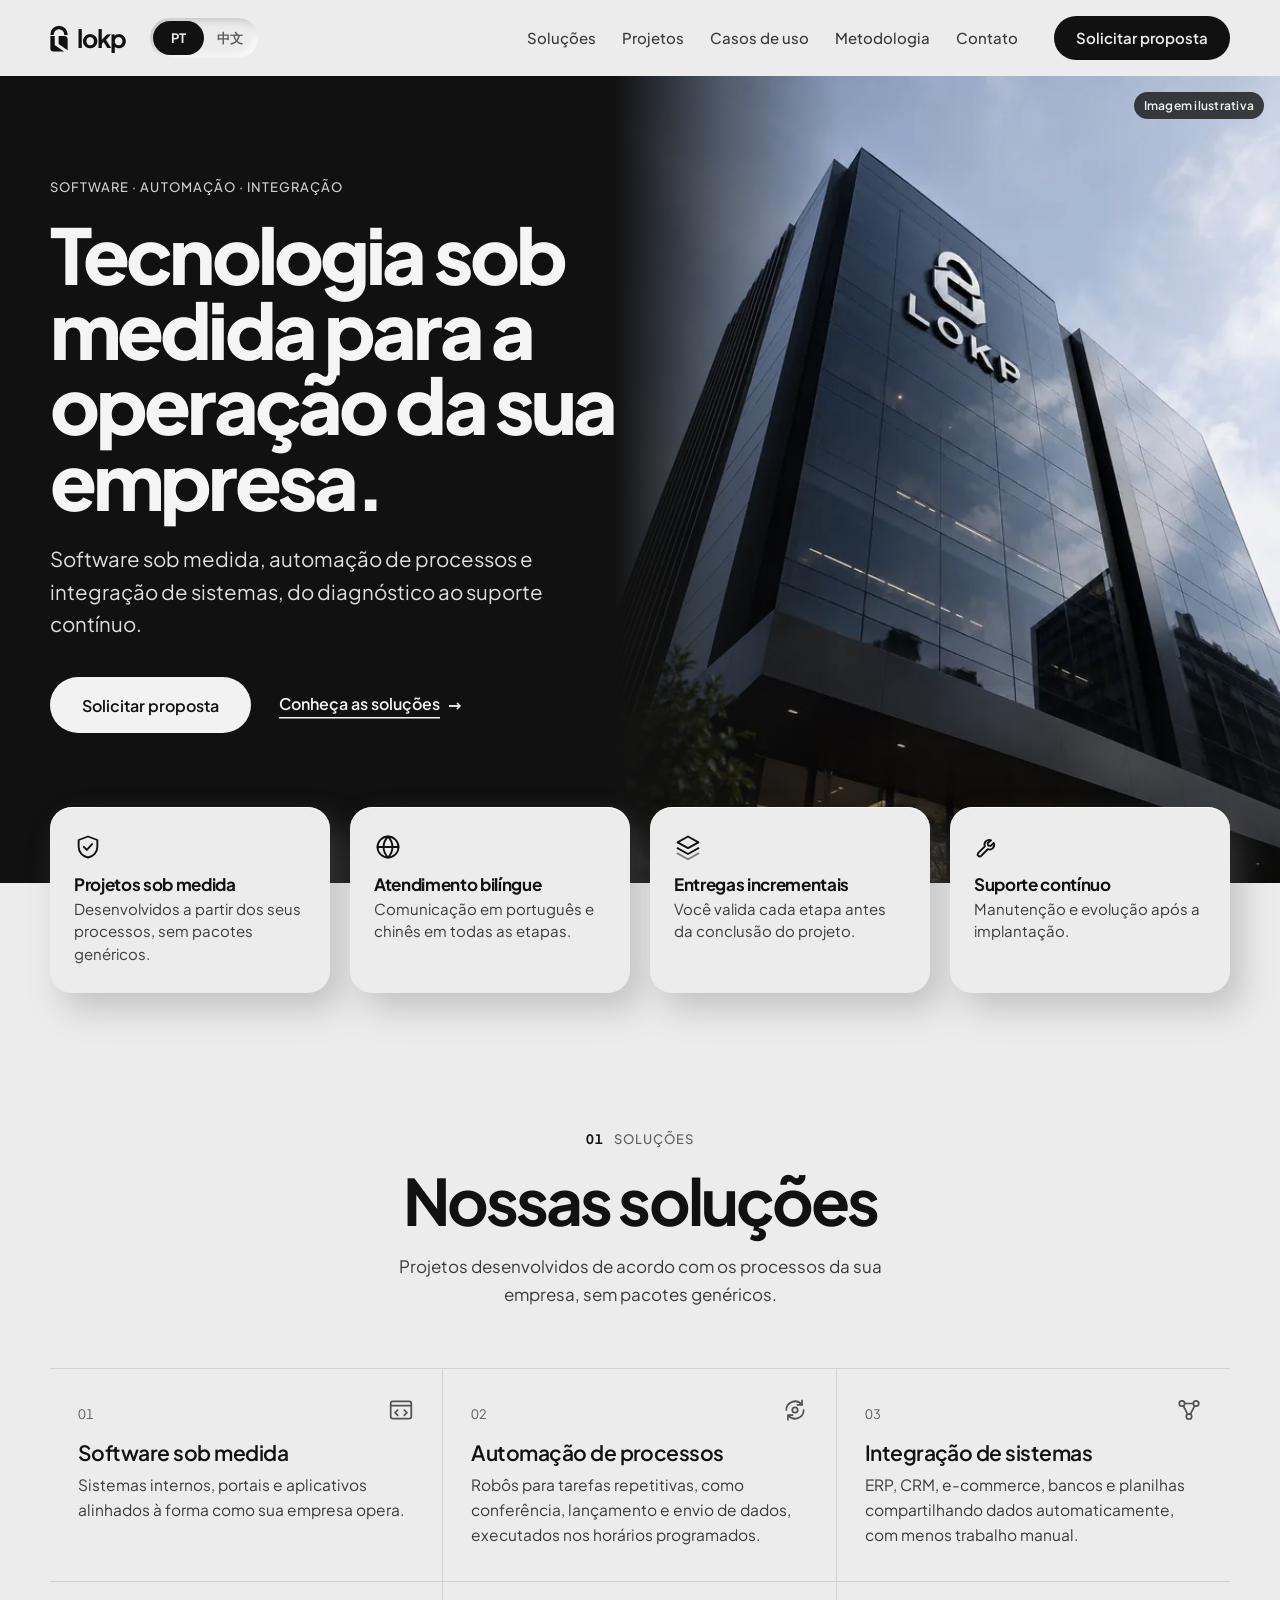
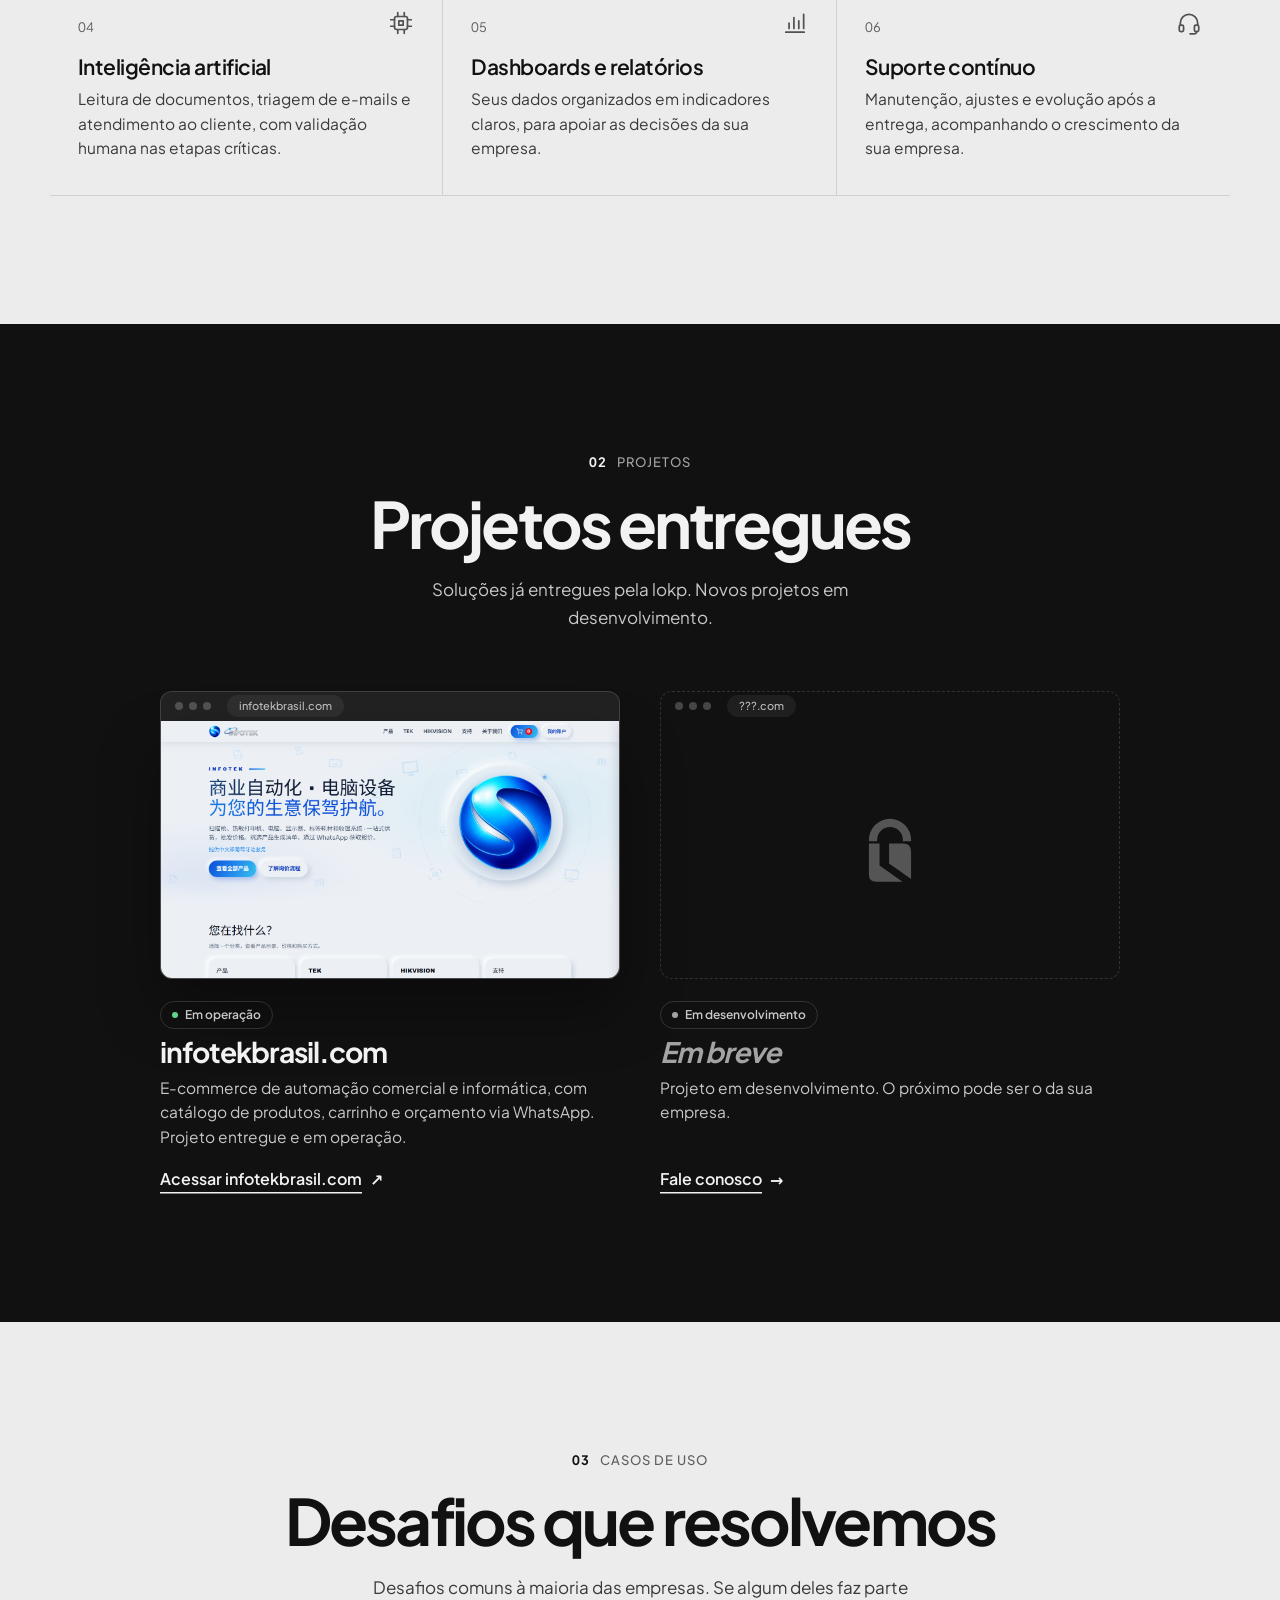
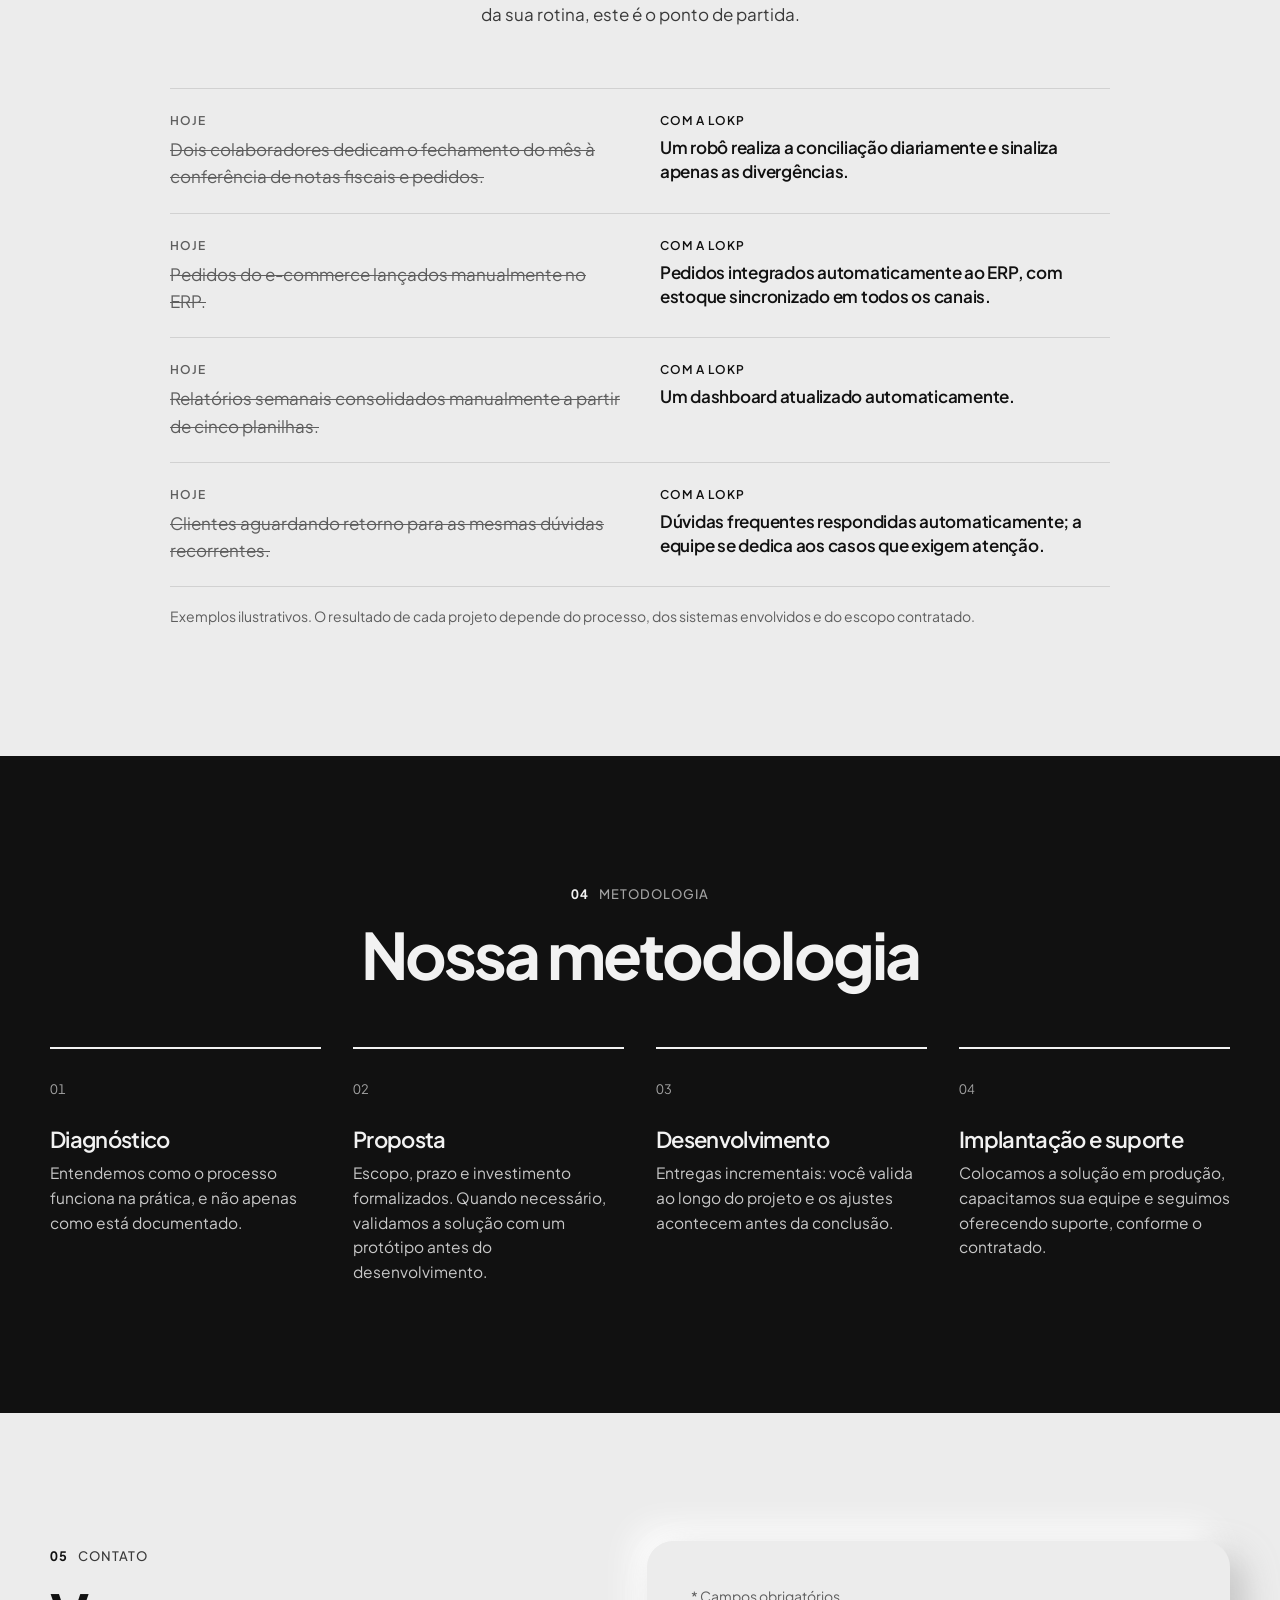
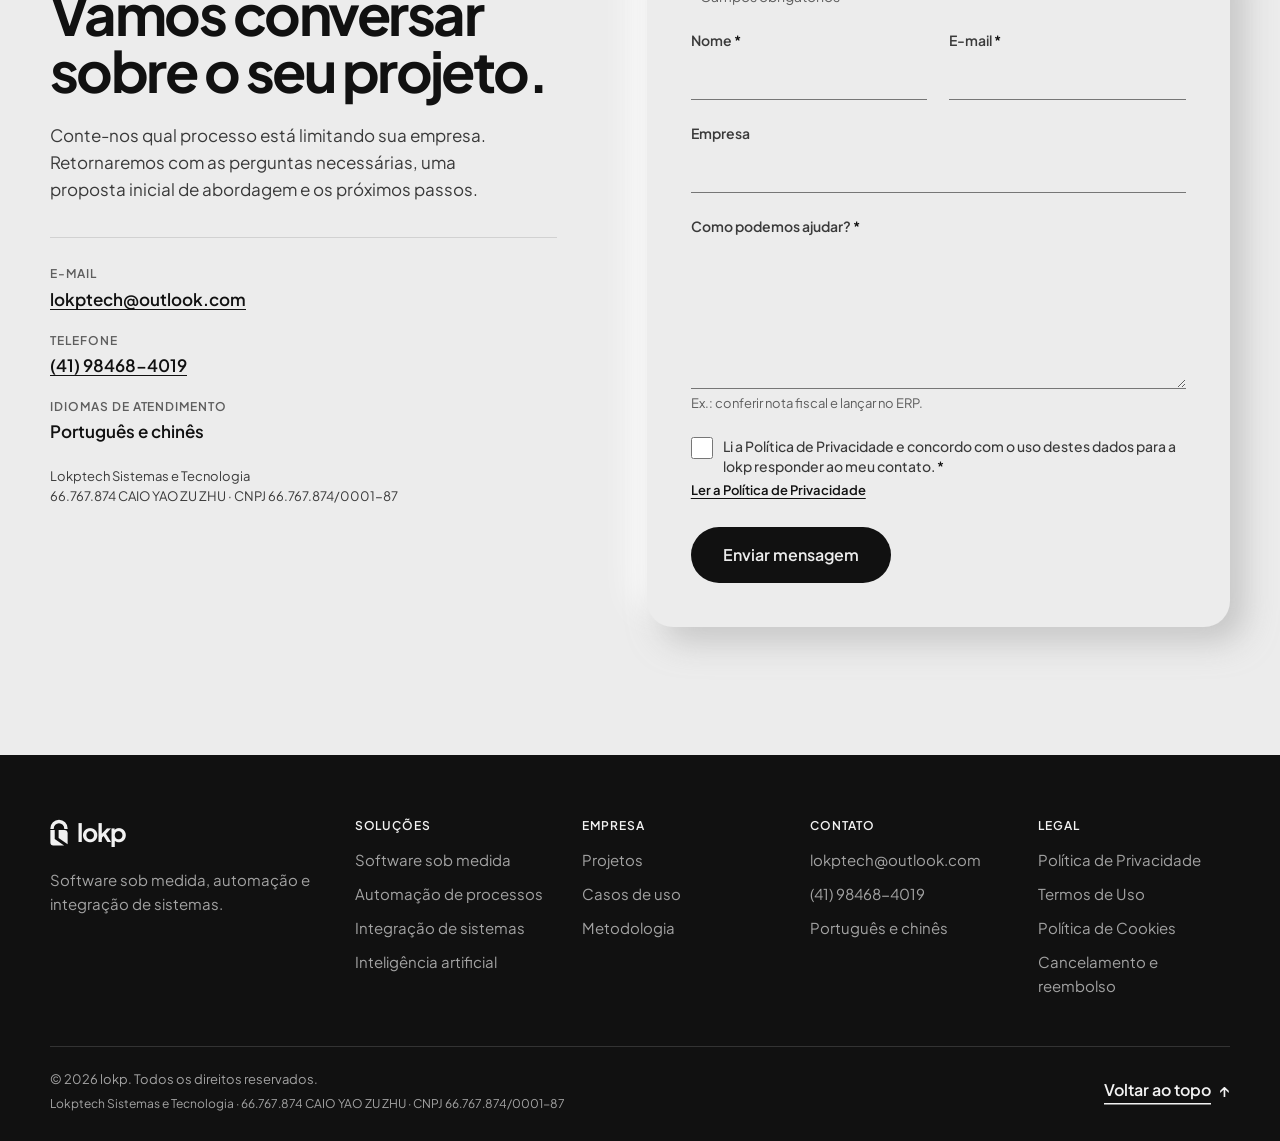
<file: index.html>
<!doctype html>
<html lang="pt-BR">
<head>
  <meta charset="utf-8">
  <meta name="viewport" content="width=device-width, initial-scale=1">
  <title>lokp · Software sob medida, automação e integração de sistemas</title>
  <meta name="description" content="lokp: software sob medida, automação de processos e integração de sistemas para empresas. Atendimento em português e chinês.">
  <meta name="theme-color" content="#111111">
  <meta property="og:title" content="lokp · Software sob medida e automação">
  <meta property="og:description" content="Software sob medida, automação de processos e integração de sistemas para empresas.">
  <meta property="og:image" content="assets/sede.jpg">
  <link rel="icon" href="data:image/svg+xml,%3Csvg xmlns='http://www.w3.org/2000/svg' viewBox='0 0 240 360'%3E%3Cpath fill='%23111' d='M5 132V125A115 115 0 0 1 235 125V132H190V125A70 70 0 0 0 50 125V132Z'/%3E%3Cpath fill='%23111' d='M5 145H63V265L188 353H45Q5 353 5 313Z'/%3E%3Cpath fill='%23111' d='M115 145H190Q235 145 235 190V338L115 254Z'/%3E%3C/svg%3E">
  <link rel="preload" href="assets/fonts/plus-jakarta-sans-latin-wght.woff2" as="font" type="font/woff2" crossorigin>
  <link rel="preload" as="image" type="image/webp" imagesrcset="assets/sede-640.webp 640w, assets/sede.webp 1145w" imagesizes="(min-width: 761px) 50vw, 100vw">
  <link rel="stylesheet" href="styles.css">
  <script>document.documentElement.classList.add("js");</script>
</head>
<body>

  <svg width="0" height="0" style="position:absolute" aria-hidden="true" focusable="false">
    <defs>
      <symbol id="logo-mark" viewBox="0 0 240 360">
        <path d="M5 132V125A115 115 0 0 1 235 125V132H190V125A70 70 0 0 0 50 125V132Z"/>
        <path d="M5 145H63V265L188 353H45Q5 353 5 313Z"/>
        <path d="M115 145H190Q235 145 235 190V338L115 254Z"/>
      </symbol>
    </defs>
  </svg>

  <a class="skip-link" href="#conteudo" data-i18n="skip">Pular para o conteúdo</a>

  <!-- ============ HEADER ============ -->
  <header class="header" id="header">
    <div class="container header-inner">
      <a href="#inicio" class="brand" aria-label="lokp, página inicial" data-i18n-aria="brand.home">
        <svg class="brand-mark" aria-hidden="true" focusable="false"><use href="#logo-mark"/></svg>
        <span class="brand-word" aria-hidden="true">lokp</span>
      </a>

      <div class="lang" role="group" aria-label="Idioma" data-i18n-aria="lang.label">
        <button type="button" class="lang-btn" data-lang="pt" lang="pt-BR" aria-pressed="true">PT</button>
        <button type="button" class="lang-btn" data-lang="zh" lang="zh-CN" aria-pressed="false">中文</button>
      </div>

      <button class="menu-toggle" id="menuToggle" type="button" aria-expanded="false" aria-controls="menu">
        <span class="menu-icon" aria-hidden="true"><i></i><i></i><i></i></span>
        <span class="menu-label" data-i18n="menu.open">Menu</span>
      </button>

      <nav class="nav" id="menu" aria-label="Principal" data-i18n-aria="nav.label">
        <ul class="nav-list">
          <li><a href="#solucoes" data-i18n="nav.solutions">Soluções</a></li>
          <li><a href="#projetos" data-i18n="nav.works">Projetos</a></li>
          <li><a href="#casos" data-i18n="nav.cases">Casos de uso</a></li>
          <li><a href="#metodologia" data-i18n="nav.process">Metodologia</a></li>
          <li><a href="#contato" data-i18n="nav.contact">Contato</a></li>
        </ul>
        <a href="#contato" class="btn btn-dark nav-cta" data-i18n="nav.cta">Solicitar proposta</a>
      </nav>
    </div>
  </header>

  <main id="conteudo" tabindex="-1">

    <!-- ============ HERO ============ -->
    <section class="hero" id="inicio" aria-labelledby="hero-title">
      <picture class="hero-media">
        <source type="image/webp" srcset="assets/sede-640.webp 640w, assets/sede.webp 1145w" sizes="(min-width: 761px) 50vw, 100vw">
        <img src="assets/sede.jpg" srcset="assets/sede-640.jpg 640w, assets/sede.jpg 1145w" sizes="(min-width: 761px) 50vw, 100vw"
             width="1145" height="1374" fetchpriority="high"
             alt="Imagem ilustrativa: edifício de vidro escuro visto de baixo, com a marca LOKP no alto da fachada."
             data-i18n-alt="hero.alt">
      </picture>
      <div class="hero-shade" aria-hidden="true"></div>
      <p class="hero-ilustr" data-i18n="hero.note">Imagem ilustrativa</p>
      <div class="container hero-content">
        <p class="eyebrow" data-i18n="hero.eyebrow">Software · Automação · Integração</p>
        <h1 id="hero-title" class="hero-title" data-i18n="hero.title">Tecnologia sob medida para a operação da sua empresa.</h1>
        <p class="hero-lead" data-i18n="hero.tag">Software sob medida, automação de processos e integração de sistemas, do diagnóstico ao suporte contínuo.</p>
        <div class="hero-actions">
          <a href="#contato" class="btn btn-light btn-lg" data-i18n="hero.cta">Solicitar proposta</a>
          <a href="#solucoes" class="link-arrow link-light"><span data-i18n="hero.more">Conheça as soluções</span> <i aria-hidden="true">→</i></a>
        </div>
      </div>
    </section>

    <!-- ============ HIGHLIGHTS ============ -->
    <section class="highlights" aria-label="Diferenciais" data-i18n-aria="hl.label">
      <div class="container">
        <ul class="hl-grid">
          <li class="hl reveal">
            <svg class="hl-ico" viewBox="0 0 24 24" aria-hidden="true" focusable="false"><path d="M12 3 4 6v6c0 4.5 3.4 8 8 9 4.6-1 8-4.5 8-9V6l-8-3Z"/><path d="m8.5 12 2.5 2.5 4.5-5"/></svg>
            <div><h2 class="hl-title" data-i18n="hl.1t">Projetos sob medida</h2><p data-i18n="hl.1d">Desenvolvidos a partir dos seus processos, sem pacotes genéricos.</p></div>
          </li>
          <li class="hl reveal">
            <svg class="hl-ico" viewBox="0 0 24 24" aria-hidden="true" focusable="false"><circle cx="12" cy="12" r="9"/><path d="M3 12h18M12 3c2.5 2.6 3.8 5.6 3.8 9S14.5 18.4 12 21c-2.5-2.6-3.8-5.6-3.8-9S9.5 5.6 12 3Z"/></svg>
            <div><h2 class="hl-title" data-i18n="hl.2t">Atendimento bilíngue</h2><p data-i18n="hl.2d">Comunicação em português e chinês em todas as etapas.</p></div>
          </li>
          <li class="hl reveal">
            <svg class="hl-ico" viewBox="0 0 24 24" aria-hidden="true" focusable="false"><path d="m12 3 9 5-9 5-9-5 9-5Z"/><path d="m3 13 9 5 9-5"/><path d="m3 17.5 9 5 9-5" opacity=".5"/></svg>
            <div><h2 class="hl-title" data-i18n="hl.3t">Entregas incrementais</h2><p data-i18n="hl.3d">Você valida cada etapa antes da conclusão do projeto.</p></div>
          </li>
          <li class="hl reveal">
            <svg class="hl-ico" viewBox="0 0 24 24" aria-hidden="true" focusable="false"><path d="M14.7 6.3a4 4 0 0 0-5.4 5.1L3.5 17.2a1.8 1.8 0 0 0 2.5 2.5l5.8-5.8a4 4 0 0 0 5.1-5.4l-2.6 2.6-2.2-.4-.4-2.2 3-2.2Z"/></svg>
            <div><h2 class="hl-title" data-i18n="hl.4t">Suporte contínuo</h2><p data-i18n="hl.4d">Manutenção e evolução após a implantação.</p></div>
          </li>
        </ul>
      </div>
    </section>

    <!-- ============ SOLUTIONS ============ -->
    <section class="section" id="solucoes" aria-labelledby="sv-title">
      <div class="container">
        <header class="section-head">
          <p class="eyebrow"><span class="eyebrow-n" aria-hidden="true">01</span> <span data-i18n="sv.eyebrow">Soluções</span></p>
          <h2 id="sv-title" class="section-title" data-i18n="sv.title">Nossas soluções</h2>
          <p class="section-lead" data-i18n="sv.lead">Projetos desenvolvidos de acordo com os processos da sua empresa, sem pacotes genéricos.</p>
        </header>
        <ul class="card-grid">
          <li class="card reveal">
            <span class="card-n" aria-hidden="true">01</span>
            <svg class="card-ico" viewBox="0 0 24 24" aria-hidden="true" focusable="false"><rect x="2.5" y="4" width="19" height="16" rx="2"/><path d="M2.5 8h19"/><path d="m9 12-2.5 2.5L9 17M15 12l2.5 2.5L15 17"/></svg>
            <h3 data-i18n="sv.1t">Software sob medida</h3>
            <p data-i18n="sv.1d">Sistemas internos, portais e aplicativos alinhados à forma como sua empresa opera.</p>
          </li>
          <li class="card reveal">
            <span class="card-n" aria-hidden="true">02</span>
            <svg class="card-ico" viewBox="0 0 24 24" aria-hidden="true" focusable="false"><path d="M20 12a8 8 0 0 1-14.3 4.9M4 12a8 8 0 0 1 14.3-4.9"/><path d="M18.5 3v4.2h-4.2M5.5 21v-4.2h4.2"/><circle cx="12" cy="12" r="2.5"/></svg>
            <h3 data-i18n="sv.2t">Automação de processos</h3>
            <p data-i18n="sv.2d">Robôs para tarefas repetitivas, como conferência, lançamento e envio de dados, executados nos horários programados.</p>
          </li>
          <li class="card reveal">
            <span class="card-n" aria-hidden="true">03</span>
            <svg class="card-ico" viewBox="0 0 24 24" aria-hidden="true" focusable="false"><circle cx="5.5" cy="6" r="2.5"/><circle cx="18.5" cy="6" r="2.5"/><circle cx="12" cy="18" r="2.5"/><path d="M8 6h8M6.8 8.2l3.9 7.6M17.2 8.2l-3.9 7.6"/></svg>
            <h3 data-i18n="sv.3t">Integração de sistemas</h3>
            <p data-i18n="sv.3d">ERP, CRM, e-commerce, bancos e planilhas compartilhando dados automaticamente, com menos trabalho manual.</p>
          </li>
          <li class="card reveal">
            <span class="card-n" aria-hidden="true">04</span>
            <svg class="card-ico" viewBox="0 0 24 24" aria-hidden="true" focusable="false"><rect x="6" y="6" width="12" height="12" rx="2"/><path d="M9 2.5V6M15 2.5V6M9 18v3.5M15 18v3.5M2.5 9H6M2.5 15H6M18 9h3.5M18 15h3.5"/><path d="M10 10h4v4h-4z"/></svg>
            <h3 data-i18n="sv.4t">Inteligência artificial</h3>
            <p data-i18n="sv.4d">Leitura de documentos, triagem de e-mails e atendimento ao cliente, com validação humana nas etapas críticas.</p>
          </li>
          <li class="card reveal">
            <span class="card-n" aria-hidden="true">05</span>
            <svg class="card-ico" viewBox="0 0 24 24" aria-hidden="true" focusable="false"><path d="M3.5 20.5h17"/><path d="M6.5 17v-5M11 17V7M15.5 17v-7M20 17V4"/></svg>
            <h3 data-i18n="sv.5t">Dashboards e relatórios</h3>
            <p data-i18n="sv.5d">Seus dados organizados em indicadores claros, para apoiar as decisões da sua empresa.</p>
          </li>
          <li class="card reveal">
            <span class="card-n" aria-hidden="true">06</span>
            <svg class="card-ico" viewBox="0 0 24 24" aria-hidden="true" focusable="false"><path d="M4 14v-2a8 8 0 0 1 16 0v2"/><rect x="3" y="14" width="4" height="6" rx="1.5"/><rect x="17" y="14" width="4" height="6" rx="1.5"/><path d="M19 20c0 1.4-1.1 2-2.5 2H13"/></svg>
            <h3 data-i18n="sv.6t">Suporte contínuo</h3>
            <p data-i18n="sv.6d">Manutenção, ajustes e evolução após a entrega, acompanhando o crescimento da sua empresa.</p>
          </li>
        </ul>
      </div>
    </section>

    <!-- ============ PROJECTS ============ -->
    <section class="section section-dark" id="projetos" aria-labelledby="wk-title">
      <div class="container">
        <header class="section-head">
          <p class="eyebrow"><span class="eyebrow-n" aria-hidden="true">02</span> <span data-i18n="wk.eyebrow">Projetos</span></p>
          <h2 id="wk-title" class="section-title" data-i18n="wk.title">Projetos entregues</h2>
          <p class="section-lead" data-i18n="wk.lead">Soluções já entregues pela lokp. Novos projetos em desenvolvimento.</p>
        </header>
        <div class="work-grid">
          <article class="work reveal" aria-labelledby="wk-1">
            <div class="frame-bar" aria-hidden="true"><i></i><i></i><i></i><b>infotekbrasil.com</b></div>
            <div class="work-media">
              <img src="assets/shots/infotekbrasil.png" width="1440" height="900" loading="lazy"
                   alt="Página inicial do site infotekbrasil.com" data-i18n-alt="wk.shotAlt">
            </div>
            <div class="work-body">
              <p class="badge" data-i18n="wk.status">Em operação</p>
              <h3 id="wk-1" class="work-name">infotekbrasil.com</h3>
              <p data-i18n="wk.1d">E-commerce de automação comercial e informática, com catálogo de produtos, carrinho e orçamento via WhatsApp. Projeto entregue e em operação.</p>
              <a class="link-arrow link-light" href="https://infotekbrasil.com" target="_blank" rel="noopener">
                <span data-i18n="wk.visit">Acessar infotekbrasil.com</span>
                <span class="sr-only" data-i18n="newTab">(abre em nova aba)</span>
                <i aria-hidden="true">↗</i>
              </a>
            </div>
          </article>
          <article class="work work-soon reveal" aria-labelledby="wk-2">
            <div class="frame-bar" aria-hidden="true"><i></i><i></i><i></i><b>???.com</b></div>
            <div class="work-media work-empty" aria-hidden="true">
              <svg class="brand-mark" focusable="false"><use href="#logo-mark"/></svg>
            </div>
            <div class="work-body">
              <p class="badge badge-soon" data-i18n="wk.soonBadge">Em desenvolvimento</p>
              <h3 id="wk-2" class="work-name" data-i18n="wk.soon">Em breve</h3>
              <p data-i18n="wk.soonD">Projeto em desenvolvimento. O próximo pode ser o da sua empresa.</p>
              <a class="link-arrow link-light" href="#contato">
                <span data-i18n="wk.soonCta">Fale conosco</span>
                <i aria-hidden="true">→</i>
              </a>
            </div>
          </article>
        </div>
      </div>
    </section>

    <!-- ============ USE CASES ============ -->
    <section class="section" id="casos" aria-labelledby="ex-title">
      <div class="container">
        <header class="section-head">
          <p class="eyebrow"><span class="eyebrow-n" aria-hidden="true">03</span> <span data-i18n="ex.eyebrow">Casos de uso</span></p>
          <h2 id="ex-title" class="section-title" data-i18n="ex.title">Desafios que resolvemos</h2>
          <p class="section-lead" data-i18n="ex.lead">Desafios comuns à maioria das empresas. Se algum deles faz parte da sua rotina, este é o ponto de partida.</p>
        </header>
        <ul class="case-grid">
          <li class="case reveal">
            <div class="case-part"><p class="case-label" data-i18n="ex.before">Hoje</p><p data-i18n="ex.1a">Dois colaboradores dedicam o fechamento do mês à conferência de notas fiscais e pedidos.</p></div>
            <div class="case-part case-after"><p class="case-label" data-i18n="ex.after">Com a lokp</p><p data-i18n="ex.1b">Um robô realiza a conciliação diariamente e sinaliza apenas as divergências.</p></div>
          </li>
          <li class="case reveal">
            <div class="case-part"><p class="case-label" data-i18n="ex.before">Hoje</p><p data-i18n="ex.2a">Pedidos do e-commerce lançados manualmente no ERP.</p></div>
            <div class="case-part case-after"><p class="case-label" data-i18n="ex.after">Com a lokp</p><p data-i18n="ex.2b">Pedidos integrados automaticamente ao ERP, com estoque sincronizado em todos os canais.</p></div>
          </li>
          <li class="case reveal">
            <div class="case-part"><p class="case-label" data-i18n="ex.before">Hoje</p><p data-i18n="ex.3a">Relatórios semanais consolidados manualmente a partir de cinco planilhas.</p></div>
            <div class="case-part case-after"><p class="case-label" data-i18n="ex.after">Com a lokp</p><p data-i18n="ex.3b">Um dashboard atualizado automaticamente.</p></div>
          </li>
          <li class="case reveal">
            <div class="case-part"><p class="case-label" data-i18n="ex.before">Hoje</p><p data-i18n="ex.4a">Clientes aguardando retorno para as mesmas dúvidas recorrentes.</p></div>
            <div class="case-part case-after"><p class="case-label" data-i18n="ex.after">Com a lokp</p><p data-i18n="ex.4b">Dúvidas frequentes respondidas automaticamente; a equipe se dedica aos casos que exigem atenção.</p></div>
          </li>
        </ul>
        <p class="case-note" data-i18n="ex.note">Exemplos ilustrativos. O resultado de cada projeto depende do processo, dos sistemas envolvidos e do escopo contratado.</p>
      </div>
    </section>

    <!-- ============ PROCESS ============ -->
    <section class="section section-dark" id="metodologia" aria-labelledby="pr-title">
      <div class="container">
        <header class="section-head">
          <p class="eyebrow"><span class="eyebrow-n" aria-hidden="true">04</span> <span data-i18n="pr.eyebrow">Metodologia</span></p>
          <h2 id="pr-title" class="section-title" data-i18n="pr.title">Nossa metodologia</h2>
        </header>
        <ol class="steps">
          <li class="step reveal"><span class="step-n" aria-hidden="true">01</span><h3 data-i18n="pr.1t">Diagnóstico</h3><p data-i18n="pr.1d">Entendemos como o processo funciona na prática, e não apenas como está documentado.</p></li>
          <li class="step reveal"><span class="step-n" aria-hidden="true">02</span><h3 data-i18n="pr.2t">Proposta</h3><p data-i18n="pr.2d">Escopo, prazo e investimento formalizados. Quando necessário, validamos a solução com um protótipo antes do desenvolvimento.</p></li>
          <li class="step reveal"><span class="step-n" aria-hidden="true">03</span><h3 data-i18n="pr.3t">Desenvolvimento</h3><p data-i18n="pr.3d">Entregas incrementais: você valida ao longo do projeto e os ajustes acontecem antes da conclusão.</p></li>
          <li class="step reveal"><span class="step-n" aria-hidden="true">04</span><h3 data-i18n="pr.4t">Implantação e suporte</h3><p data-i18n="pr.4d">Colocamos a solução em produção, capacitamos sua equipe e seguimos oferecendo suporte, conforme o contratado.</p></li>
        </ol>
      </div>
    </section>

    <!-- ============ CONTACT ============ -->
    <section class="section" id="contato" aria-labelledby="ct-title">
      <div class="container contact">
        <div class="contact-info">
          <p class="eyebrow"><span class="eyebrow-n" aria-hidden="true">05</span> <span data-i18n="ct.eyebrow">Contato</span></p>
          <h2 id="ct-title" class="section-title" data-i18n="ct.title">Vamos conversar sobre o seu projeto.</h2>
          <p data-i18n="ct.sub">Conte-nos qual processo está limitando sua empresa. Retornaremos com as perguntas necessárias, uma proposta inicial de abordagem e os próximos passos.</p>
          <dl class="contact-list">
            <div>
              <dt data-i18n="ct.email">E-mail</dt>
              <dd><a href="mailto:lokptech@outlook.com">lokptech@outlook.com</a></dd>
            </div>
            <div>
              <dt data-i18n="ct.phone">Telefone</dt>
              <dd><a href="tel:+5541984684019">(41) 98468-4019</a></dd>
            </div>
            <div>
              <dt data-i18n="ct.langs">Idiomas de atendimento</dt>
              <dd data-i18n="ct.langsV">Português e chinês</dd>
            </div>
          </dl>
          <p class="empresa-dados">
            <span data-i18n="ct.company2">Lokptech Sistemas e Tecnologia</span><br>
            66.767.874 CAIO YAO ZU ZHU · CNPJ 66.767.874/0001-87
          </p>
        </div>

        <form class="form" id="contactForm" novalidate aria-describedby="formReq">
          <p class="form-req" id="formReq"><span aria-hidden="true">*</span> <span data-i18n="ct.req">Campos obrigatórios</span></p>
          <div class="form-row">
            <div class="field">
              <label for="f-name"><span data-i18n="ct.name">Nome</span> <span class="req" aria-hidden="true">*</span></label>
              <input id="f-name" name="name" type="text" required autocomplete="name" aria-describedby="e-name">
              <p class="field-error" id="e-name" data-err="ct.errName"></p>
            </div>
            <div class="field">
              <label for="f-email"><span data-i18n="ct.email">E-mail</span> <span class="req" aria-hidden="true">*</span></label>
              <input id="f-email" name="email" type="email" required autocomplete="email" inputmode="email" aria-describedby="e-email">
              <p class="field-error" id="e-email" data-err="ct.errEmail"></p>
            </div>
          </div>
          <div class="field">
            <label for="f-company" data-i18n="ct.company">Empresa</label>
            <input id="f-company" name="company" type="text" autocomplete="organization">
          </div>
          <div class="field">
            <label for="f-msg"><span data-i18n="ct.msg">Como podemos ajudar?</span> <span class="req" aria-hidden="true">*</span></label>
            <textarea id="f-msg" name="message" rows="5" required aria-describedby="h-msg e-msg"></textarea>
            <p class="field-hint" id="h-msg" data-i18n="ct.msgPh">Ex.: conferir nota fiscal e lançar no ERP.</p>
            <p class="field-error" id="e-msg" data-err="ct.errMsg"></p>
          </div>
          <div class="field field-check">
            <div class="check">
              <input id="f-consent" name="consent" type="checkbox" required aria-describedby="e-consent">
              <label for="f-consent"><span data-i18n="ct.consent">Li a Política de Privacidade e concordo com o uso destes dados para a lokp responder ao meu contato.</span> <span class="req" aria-hidden="true">*</span></label>
            </div>
            <p class="field-hint"><a class="link-inline" href="privacidade.html" data-i18n="ct.consentLink">Ler a Política de Privacidade</a></p>
            <p class="field-error" id="e-consent" data-err="ct.errConsent"></p>
          </div>
          <button type="submit" class="btn btn-dark btn-lg" data-i18n="ct.send">Enviar mensagem</button>
          <p class="form-status" id="formStatus" role="status" aria-live="polite"></p>
        </form>
      </div>
    </section>

  </main>

  <!-- ============ FOOTER ============ -->
  <footer class="footer">
    <div class="container footer-grid">
      <div class="footer-brand">
        <a href="#inicio" class="brand brand-light" aria-label="lokp, página inicial" data-i18n-aria="brand.home">
          <svg class="brand-mark" aria-hidden="true" focusable="false"><use href="#logo-mark"/></svg>
          <span class="brand-word" aria-hidden="true">lokp</span>
        </a>
        <p data-i18n="ft.tag">Software sob medida, automação e integração de sistemas.</p>
      </div>
      <nav class="footer-col" aria-labelledby="ft-sol">
        <h2 id="ft-sol" class="footer-title" data-i18n="ft.solutions">Soluções</h2>
        <ul>
          <li><a href="#solucoes" data-i18n="sv.1t">Software sob medida</a></li>
          <li><a href="#solucoes" data-i18n="sv.2t">Automação de processos</a></li>
          <li><a href="#solucoes" data-i18n="sv.3t">Integração de sistemas</a></li>
          <li><a href="#solucoes" data-i18n="sv.4t">Inteligência artificial</a></li>
        </ul>
      </nav>
      <nav class="footer-col" aria-labelledby="ft-co">
        <h2 id="ft-co" class="footer-title" data-i18n="ft.company">Empresa</h2>
        <ul>
          <li><a href="#projetos" data-i18n="nav.works">Projetos</a></li>
          <li><a href="#casos" data-i18n="nav.cases">Casos de uso</a></li>
          <li><a href="#metodologia" data-i18n="nav.process">Metodologia</a></li>
        </ul>
      </nav>
      <div class="footer-col">
        <h2 class="footer-title" data-i18n="ft.contact">Contato</h2>
        <ul>
          <li><a href="mailto:lokptech@outlook.com">lokptech@outlook.com</a></li>
          <li><a href="tel:+5541984684019">(41) 98468-4019</a></li>
          <li data-i18n="ct.langsV">Português e chinês</li>
        </ul>
      </div>
      <nav class="footer-col" aria-labelledby="ft-legal">
        <h2 id="ft-legal" class="footer-title" data-i18n="ft.legal">Legal</h2>
        <ul>
          <li><a href="privacidade.html" data-i18n="ft.privacy">Política de Privacidade</a></li>
          <li><a href="termos.html" data-i18n="ft.terms">Termos de Uso</a></li>
          <li><a href="cookies.html" data-i18n="ft.cookies">Política de Cookies</a></li>
          <li><a href="cancelamento.html" data-i18n="ft.refund">Cancelamento e reembolso</a></li>
        </ul>
      </nav>
    </div>
    <div class="container footer-bottom">
      <p>© <span id="year">2026</span> lokp. <span data-i18n="ft.rights">Todos os direitos reservados.</span>
        <span class="footer-razao">Lokptech Sistemas e Tecnologia · 66.767.874 CAIO YAO ZU ZHU · CNPJ 66.767.874/0001-87</span></p>
      <a class="link-arrow link-light" href="#inicio">
        <span data-i18n="ft.top">Voltar ao topo</span>
        <i aria-hidden="true">↑</i>
      </a>
    </div>
  </footer>

  <script src="script.js"></script>
</body>
</html>
</file>
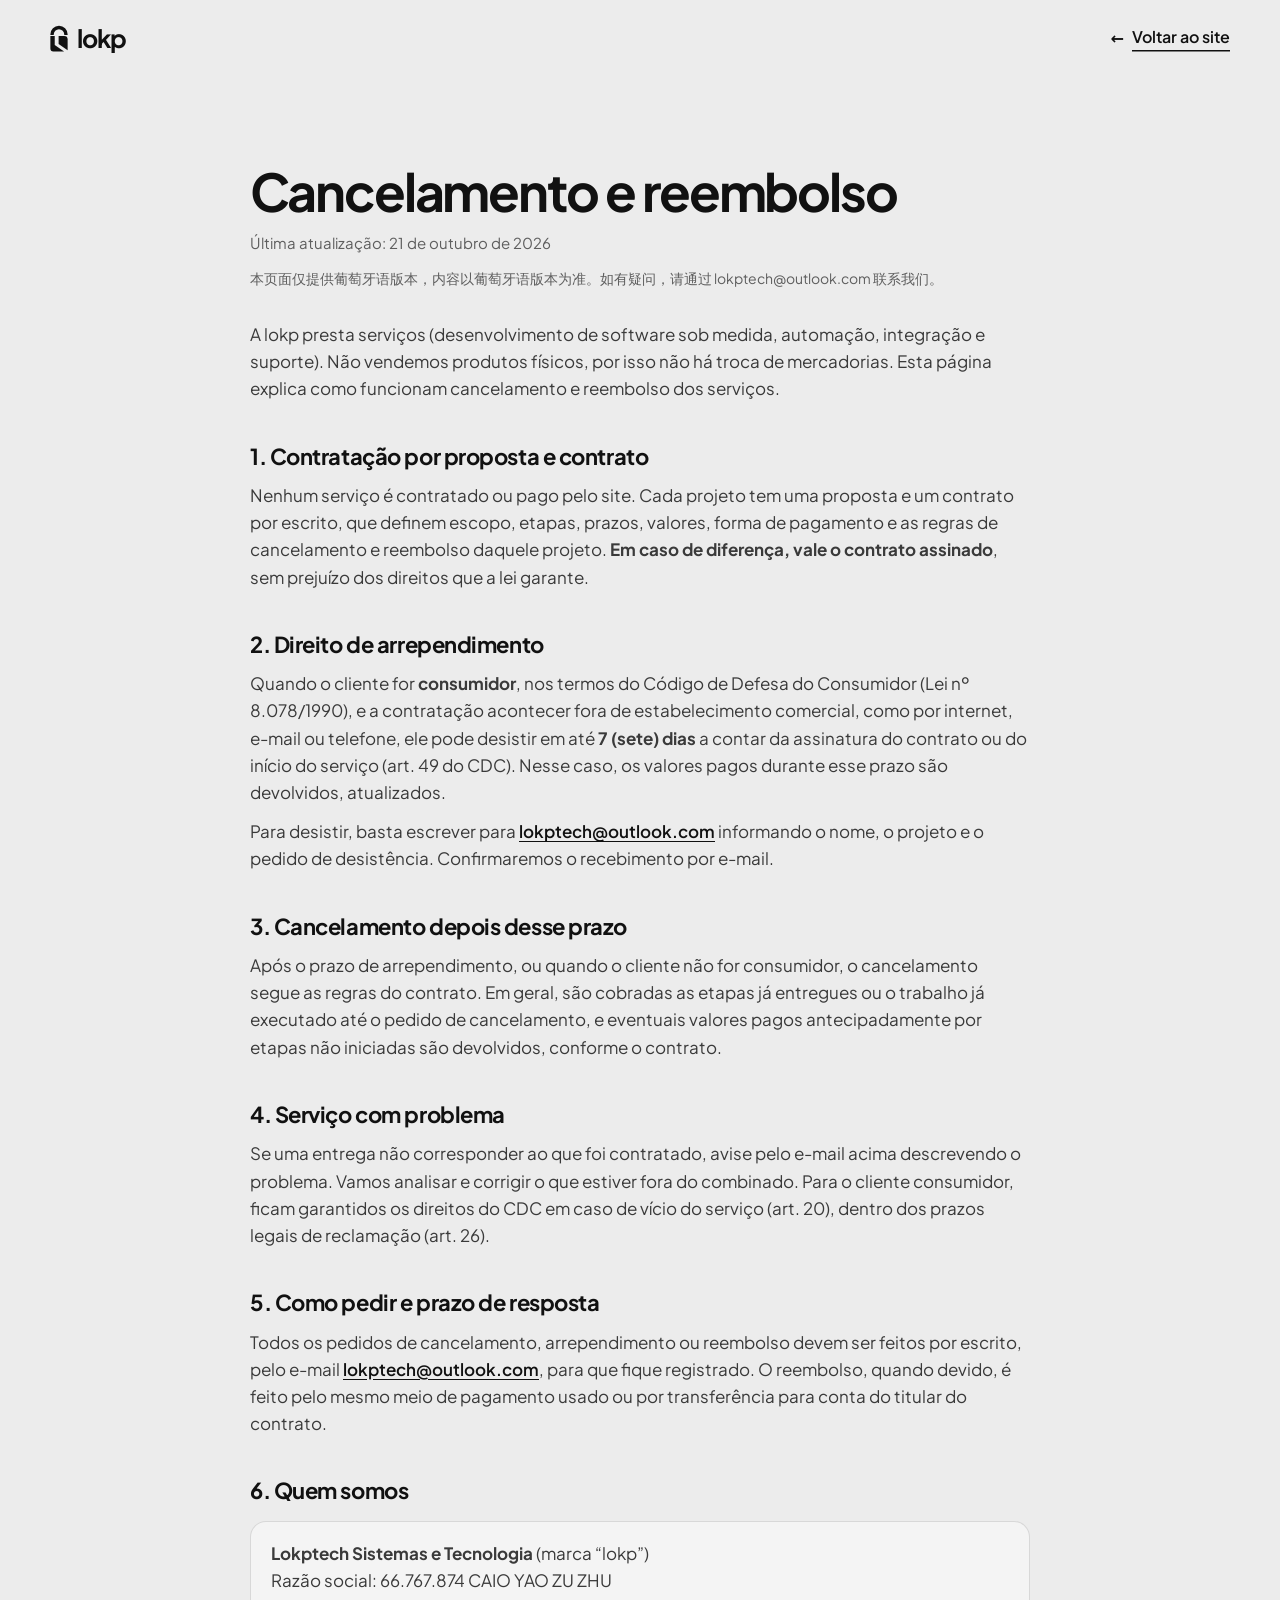
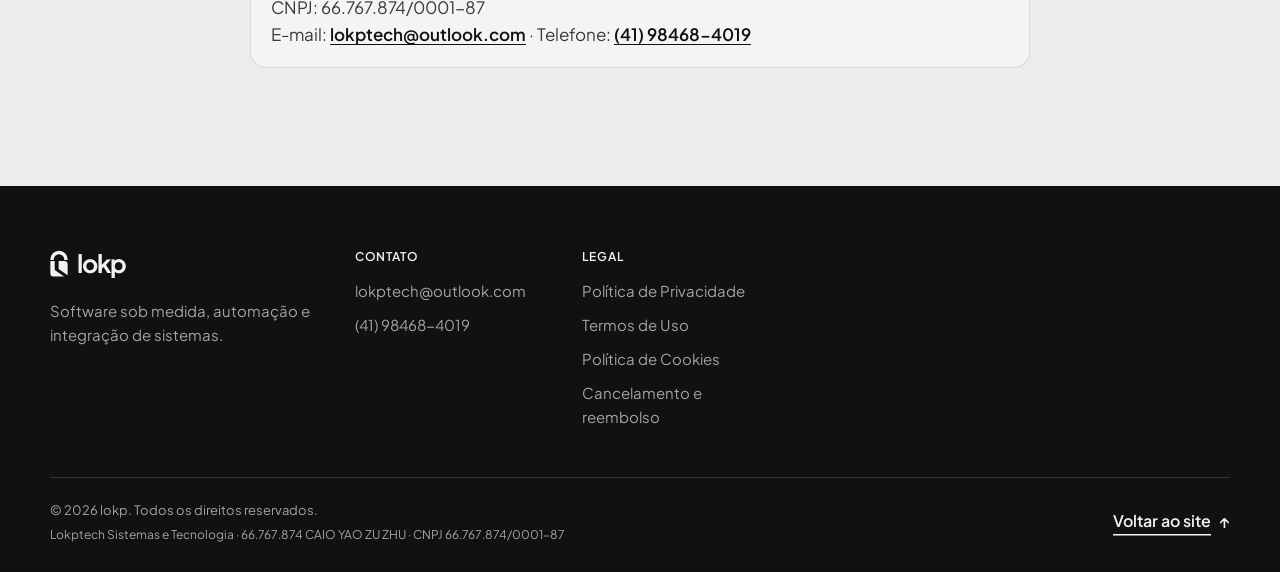
<file: cancelamento.html>
<!doctype html>
<html lang="pt-BR">
<head>
  <meta charset="utf-8">
  <meta name="viewport" content="width=device-width, initial-scale=1">
  <title>Cancelamento e reembolso · lokp</title>
  <meta name="description" content="Como funcionam cancelamento, arrependimento e reembolso dos serviços da lokp.">
  <meta name="theme-color" content="#111111">
  <link rel="icon" href="data:image/svg+xml,%3Csvg xmlns='http://www.w3.org/2000/svg' viewBox='0 0 240 360'%3E%3Cpath fill='%23111' d='M5 132V125A115 115 0 0 1 235 125V132H190V125A70 70 0 0 0 50 125V132Z'/%3E%3Cpath fill='%23111' d='M5 145H63V265L188 353H45Q5 353 5 313Z'/%3E%3Cpath fill='%23111' d='M115 145H190Q235 145 235 190V338L115 254Z'/%3E%3C/svg%3E">
  <link rel="preload" href="assets/fonts/plus-jakarta-sans-latin-wght.woff2" as="font" type="font/woff2" crossorigin>
  <link rel="stylesheet" href="styles.css">
</head>
<body>

  <svg width="0" height="0" style="position:absolute" aria-hidden="true" focusable="false">
    <defs>
      <symbol id="logo-mark" viewBox="0 0 240 360">
        <path d="M5 132V125A115 115 0 0 1 235 125V132H190V125A70 70 0 0 0 50 125V132Z"/>
        <path d="M5 145H63V265L188 353H45Q5 353 5 313Z"/>
        <path d="M115 145H190Q235 145 235 190V338L115 254Z"/>
      </symbol>
    </defs>
  </svg>

  <a class="skip-link" href="#conteudo">Pular para o conteúdo</a>

  <header class="header header-legal">
    <div class="container header-inner">
      <a href="index.html" class="brand" aria-label="lokp, página inicial">
        <svg class="brand-mark" aria-hidden="true" focusable="false"><use href="#logo-mark"/></svg>
        <span class="brand-word" aria-hidden="true">lokp</span>
      </a>
      <a href="index.html" class="link-arrow"><i aria-hidden="true">←</i> <span>Voltar ao site</span></a>
    </div>
  </header>

  <main id="conteudo" tabindex="-1" class="legal">
    <div class="container">
      <h1>Cancelamento e reembolso</h1>
      <p class="legal-meta">Última atualização: 21 de outubro de 2026</p>
      <p class="legal-zh" lang="zh-CN">本页面仅提供葡萄牙语版本，内容以葡萄牙语版本为准。如有疑问，请通过 lokptech@outlook.com 联系我们。</p>

      <p>A lokp presta serviços (desenvolvimento de software sob medida, automação, integração e suporte). Não vendemos produtos físicos, por isso não há troca de mercadorias. Esta página explica como funcionam cancelamento e reembolso dos serviços.</p>

      <h2>1. Contratação por proposta e contrato</h2>
      <p>Nenhum serviço é contratado ou pago pelo site. Cada projeto tem uma proposta e um contrato por escrito, que definem escopo, etapas, prazos, valores, forma de pagamento e as regras de cancelamento e reembolso daquele projeto. <strong>Em caso de diferença, vale o contrato assinado</strong>, sem prejuízo dos direitos que a lei garante.</p>

      <h2>2. Direito de arrependimento</h2>
      <p>Quando o cliente for <strong>consumidor</strong>, nos termos do Código de Defesa do Consumidor (Lei nº 8.078/1990), e a contratação acontecer fora de estabelecimento comercial, como por internet, e-mail ou telefone, ele pode desistir em até <strong>7 (sete) dias</strong> a contar da assinatura do contrato ou do início do serviço (art. 49 do CDC). Nesse caso, os valores pagos durante esse prazo são devolvidos, atualizados.</p>
      <p>Para desistir, basta escrever para <a href="mailto:lokptech@outlook.com">lokptech@outlook.com</a> informando o nome, o projeto e o pedido de desistência. Confirmaremos o recebimento por e-mail.</p>

      <h2>3. Cancelamento depois desse prazo</h2>
      <p>Após o prazo de arrependimento, ou quando o cliente não for consumidor, o cancelamento segue as regras do contrato. Em geral, são cobradas as etapas já entregues ou o trabalho já executado até o pedido de cancelamento, e eventuais valores pagos antecipadamente por etapas não iniciadas são devolvidos, conforme o contrato.</p>

      <h2>4. Serviço com problema</h2>
      <p>Se uma entrega não corresponder ao que foi contratado, avise pelo e-mail acima descrevendo o problema. Vamos analisar e corrigir o que estiver fora do combinado. Para o cliente consumidor, ficam garantidos os direitos do CDC em caso de vício do serviço (art. 20), dentro dos prazos legais de reclamação (art. 26).</p>

      <h2>5. Como pedir e prazo de resposta</h2>
      <p>Todos os pedidos de cancelamento, arrependimento ou reembolso devem ser feitos por escrito, pelo e-mail <a href="mailto:lokptech@outlook.com">lokptech@outlook.com</a>, para que fique registrado. O reembolso, quando devido, é feito pelo mesmo meio de pagamento usado ou por transferência para conta do titular do contrato.</p>

      <h2>6. Quem somos</h2>
      <div class="quadro">
        <p><strong>Lokptech Sistemas e Tecnologia</strong> (marca “lokp”)<br>
        Razão social: 66.767.874 CAIO YAO ZU ZHU<br>
        CNPJ: 66.767.874/0001-87<br>
        E-mail: <a href="mailto:lokptech@outlook.com">lokptech@outlook.com</a> · Telefone: <a href="tel:+5541984684019">(41) 98468-4019</a></p>
      </div>

    </div>
  </main>

  <footer class="footer">
    <div class="container footer-grid">
      <div class="footer-brand">
        <a href="index.html" class="brand brand-light" aria-label="lokp, página inicial">
          <svg class="brand-mark" aria-hidden="true" focusable="false"><use href="#logo-mark"/></svg>
          <span class="brand-word" aria-hidden="true">lokp</span>
        </a>
        <p>Software sob medida, automação e integração de sistemas.</p>
      </div>
      <div class="footer-col">
        <h2 class="footer-title">Contato</h2>
        <ul>
          <li><a href="mailto:lokptech@outlook.com">lokptech@outlook.com</a></li>
          <li><a href="tel:+5541984684019">(41) 98468-4019</a></li>
        </ul>
      </div>
      <nav class="footer-col" aria-labelledby="ft-legal">
        <h2 id="ft-legal" class="footer-title">Legal</h2>
        <ul>
          <li><a href="privacidade.html">Política de Privacidade</a></li>
          <li><a href="termos.html">Termos de Uso</a></li>
          <li><a href="cookies.html">Política de Cookies</a></li>
          <li><a href="cancelamento.html" aria-current="page">Cancelamento e reembolso</a></li>
        </ul>
      </nav>
    </div>
    <div class="container footer-bottom">
      <p>© 2026 lokp. Todos os direitos reservados.
        <span class="footer-razao">Lokptech Sistemas e Tecnologia · 66.767.874 CAIO YAO ZU ZHU · CNPJ 66.767.874/0001-87</span></p>
      <a class="link-arrow link-light" href="index.html"><span>Voltar ao site</span> <i aria-hidden="true">↑</i></a>
    </div>
  </footer>
</body>
</html>
</file>
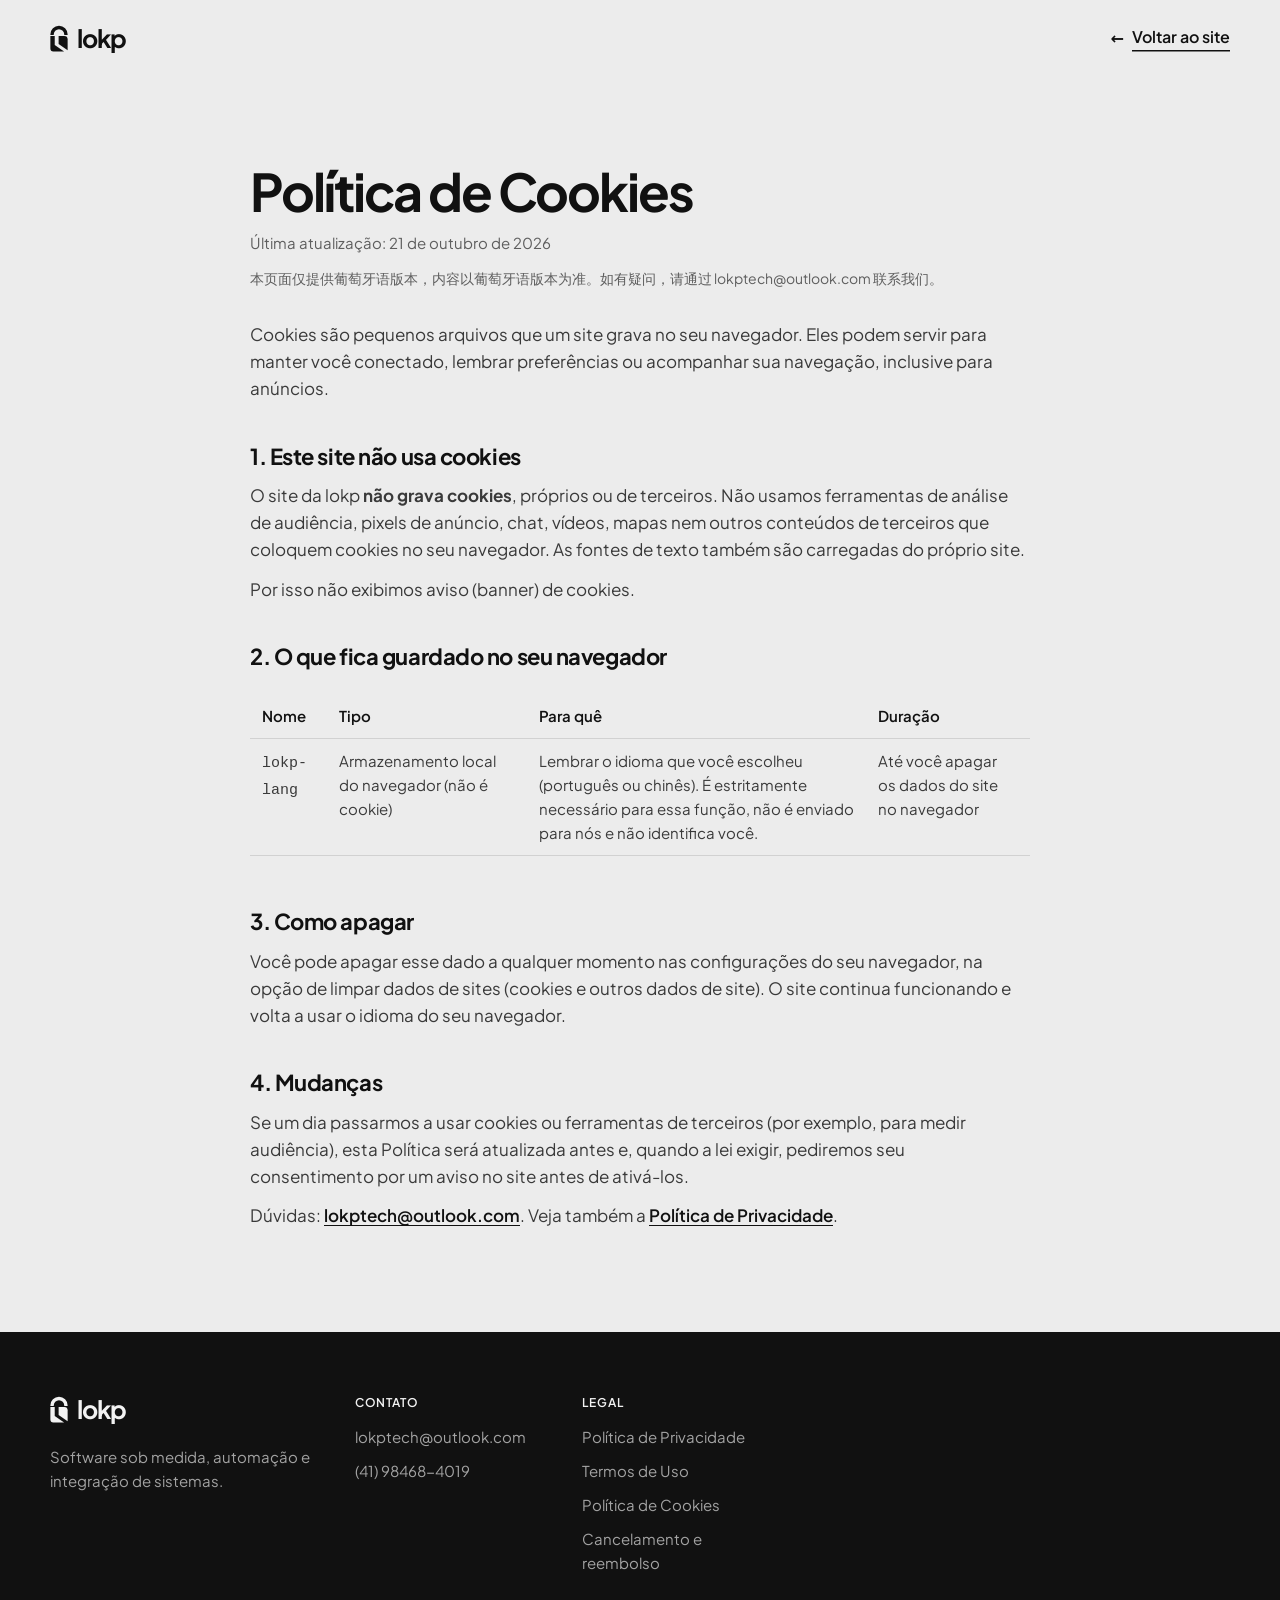
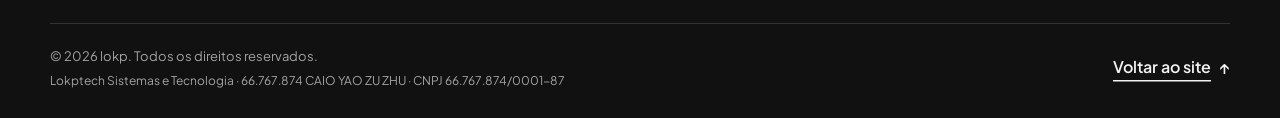
<file: cookies.html>
<!doctype html>
<html lang="pt-BR">
<head>
  <meta charset="utf-8">
  <meta name="viewport" content="width=device-width, initial-scale=1">
  <title>Política de Cookies · lokp</title>
  <meta name="description" content="A lokp não usa cookies neste site. Veja o que fica guardado no seu navegador.">
  <meta name="theme-color" content="#111111">
  <link rel="icon" href="data:image/svg+xml,%3Csvg xmlns='http://www.w3.org/2000/svg' viewBox='0 0 240 360'%3E%3Cpath fill='%23111' d='M5 132V125A115 115 0 0 1 235 125V132H190V125A70 70 0 0 0 50 125V132Z'/%3E%3Cpath fill='%23111' d='M5 145H63V265L188 353H45Q5 353 5 313Z'/%3E%3Cpath fill='%23111' d='M115 145H190Q235 145 235 190V338L115 254Z'/%3E%3C/svg%3E">
  <link rel="preload" href="assets/fonts/plus-jakarta-sans-latin-wght.woff2" as="font" type="font/woff2" crossorigin>
  <link rel="stylesheet" href="styles.css">
</head>
<body>

  <svg width="0" height="0" style="position:absolute" aria-hidden="true" focusable="false">
    <defs>
      <symbol id="logo-mark" viewBox="0 0 240 360">
        <path d="M5 132V125A115 115 0 0 1 235 125V132H190V125A70 70 0 0 0 50 125V132Z"/>
        <path d="M5 145H63V265L188 353H45Q5 353 5 313Z"/>
        <path d="M115 145H190Q235 145 235 190V338L115 254Z"/>
      </symbol>
    </defs>
  </svg>

  <a class="skip-link" href="#conteudo">Pular para o conteúdo</a>

  <header class="header header-legal">
    <div class="container header-inner">
      <a href="index.html" class="brand" aria-label="lokp, página inicial">
        <svg class="brand-mark" aria-hidden="true" focusable="false"><use href="#logo-mark"/></svg>
        <span class="brand-word" aria-hidden="true">lokp</span>
      </a>
      <a href="index.html" class="link-arrow"><i aria-hidden="true">←</i> <span>Voltar ao site</span></a>
    </div>
  </header>

  <main id="conteudo" tabindex="-1" class="legal">
    <div class="container">
      <h1>Política de Cookies</h1>
      <p class="legal-meta">Última atualização: 21 de outubro de 2026</p>
      <p class="legal-zh" lang="zh-CN">本页面仅提供葡萄牙语版本，内容以葡萄牙语版本为准。如有疑问，请通过 lokptech@outlook.com 联系我们。</p>

      <p>Cookies são pequenos arquivos que um site grava no seu navegador. Eles podem servir para manter você conectado, lembrar preferências ou acompanhar sua navegação, inclusive para anúncios.</p>

      <h2>1. Este site não usa cookies</h2>
      <p>O site da lokp <strong>não grava cookies</strong>, próprios ou de terceiros. Não usamos ferramentas de análise de audiência, pixels de anúncio, chat, vídeos, mapas nem outros conteúdos de terceiros que coloquem cookies no seu navegador. As fontes de texto também são carregadas do próprio site.</p>
      <p>Por isso não exibimos aviso (banner) de cookies.</p>

      <h2>2. O que fica guardado no seu navegador</h2>
      <div class="legal-tabela">
        <table>
          <thead><tr><th scope="col">Nome</th><th scope="col">Tipo</th><th scope="col">Para quê</th><th scope="col">Duração</th></tr></thead>
          <tbody>
            <tr><td><code>lokp-lang</code></td><td>Armazenamento local do navegador (não é cookie)</td><td>Lembrar o idioma que você escolheu (português ou chinês). É estritamente necessário para essa função, não é enviado para nós e não identifica você.</td><td>Até você apagar os dados do site no navegador</td></tr>
          </tbody>
        </table>
      </div>

      <h2>3. Como apagar</h2>
      <p>Você pode apagar esse dado a qualquer momento nas configurações do seu navegador, na opção de limpar dados de sites (cookies e outros dados de site). O site continua funcionando e volta a usar o idioma do seu navegador.</p>

      <h2>4. Mudanças</h2>
      <p>Se um dia passarmos a usar cookies ou ferramentas de terceiros (por exemplo, para medir audiência), esta Política será atualizada antes e, quando a lei exigir, pediremos seu consentimento por um aviso no site antes de ativá-los.</p>
      <p>Dúvidas: <a href="mailto:lokptech@outlook.com">lokptech@outlook.com</a>. Veja também a <a href="privacidade.html">Política de Privacidade</a>.</p>

    </div>
  </main>

  <footer class="footer">
    <div class="container footer-grid">
      <div class="footer-brand">
        <a href="index.html" class="brand brand-light" aria-label="lokp, página inicial">
          <svg class="brand-mark" aria-hidden="true" focusable="false"><use href="#logo-mark"/></svg>
          <span class="brand-word" aria-hidden="true">lokp</span>
        </a>
        <p>Software sob medida, automação e integração de sistemas.</p>
      </div>
      <div class="footer-col">
        <h2 class="footer-title">Contato</h2>
        <ul>
          <li><a href="mailto:lokptech@outlook.com">lokptech@outlook.com</a></li>
          <li><a href="tel:+5541984684019">(41) 98468-4019</a></li>
        </ul>
      </div>
      <nav class="footer-col" aria-labelledby="ft-legal">
        <h2 id="ft-legal" class="footer-title">Legal</h2>
        <ul>
          <li><a href="privacidade.html">Política de Privacidade</a></li>
          <li><a href="termos.html">Termos de Uso</a></li>
          <li><a href="cookies.html" aria-current="page">Política de Cookies</a></li>
          <li><a href="cancelamento.html">Cancelamento e reembolso</a></li>
        </ul>
      </nav>
    </div>
    <div class="container footer-bottom">
      <p>© 2026 lokp. Todos os direitos reservados.
        <span class="footer-razao">Lokptech Sistemas e Tecnologia · 66.767.874 CAIO YAO ZU ZHU · CNPJ 66.767.874/0001-87</span></p>
      <a class="link-arrow link-light" href="index.html"><span>Voltar ao site</span> <i aria-hidden="true">↑</i></a>
    </div>
  </footer>
</body>
</html>
</file>
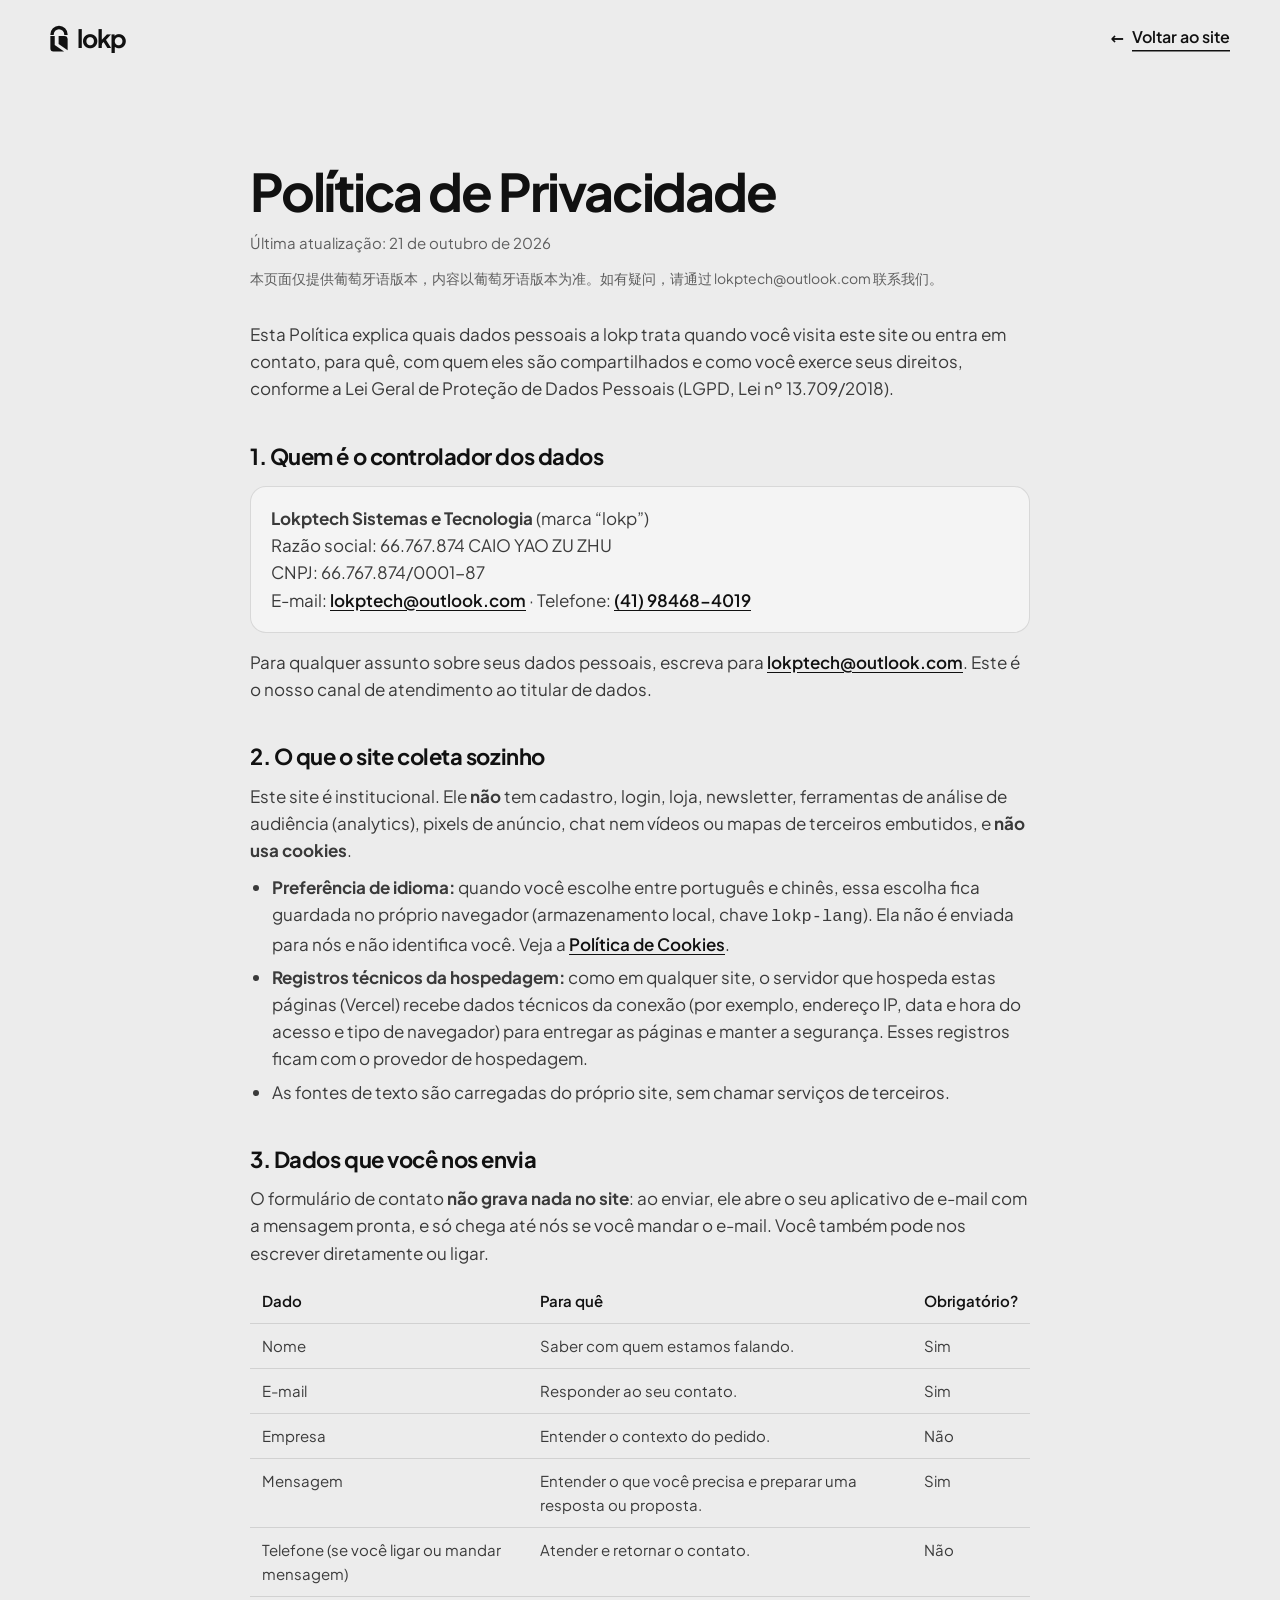
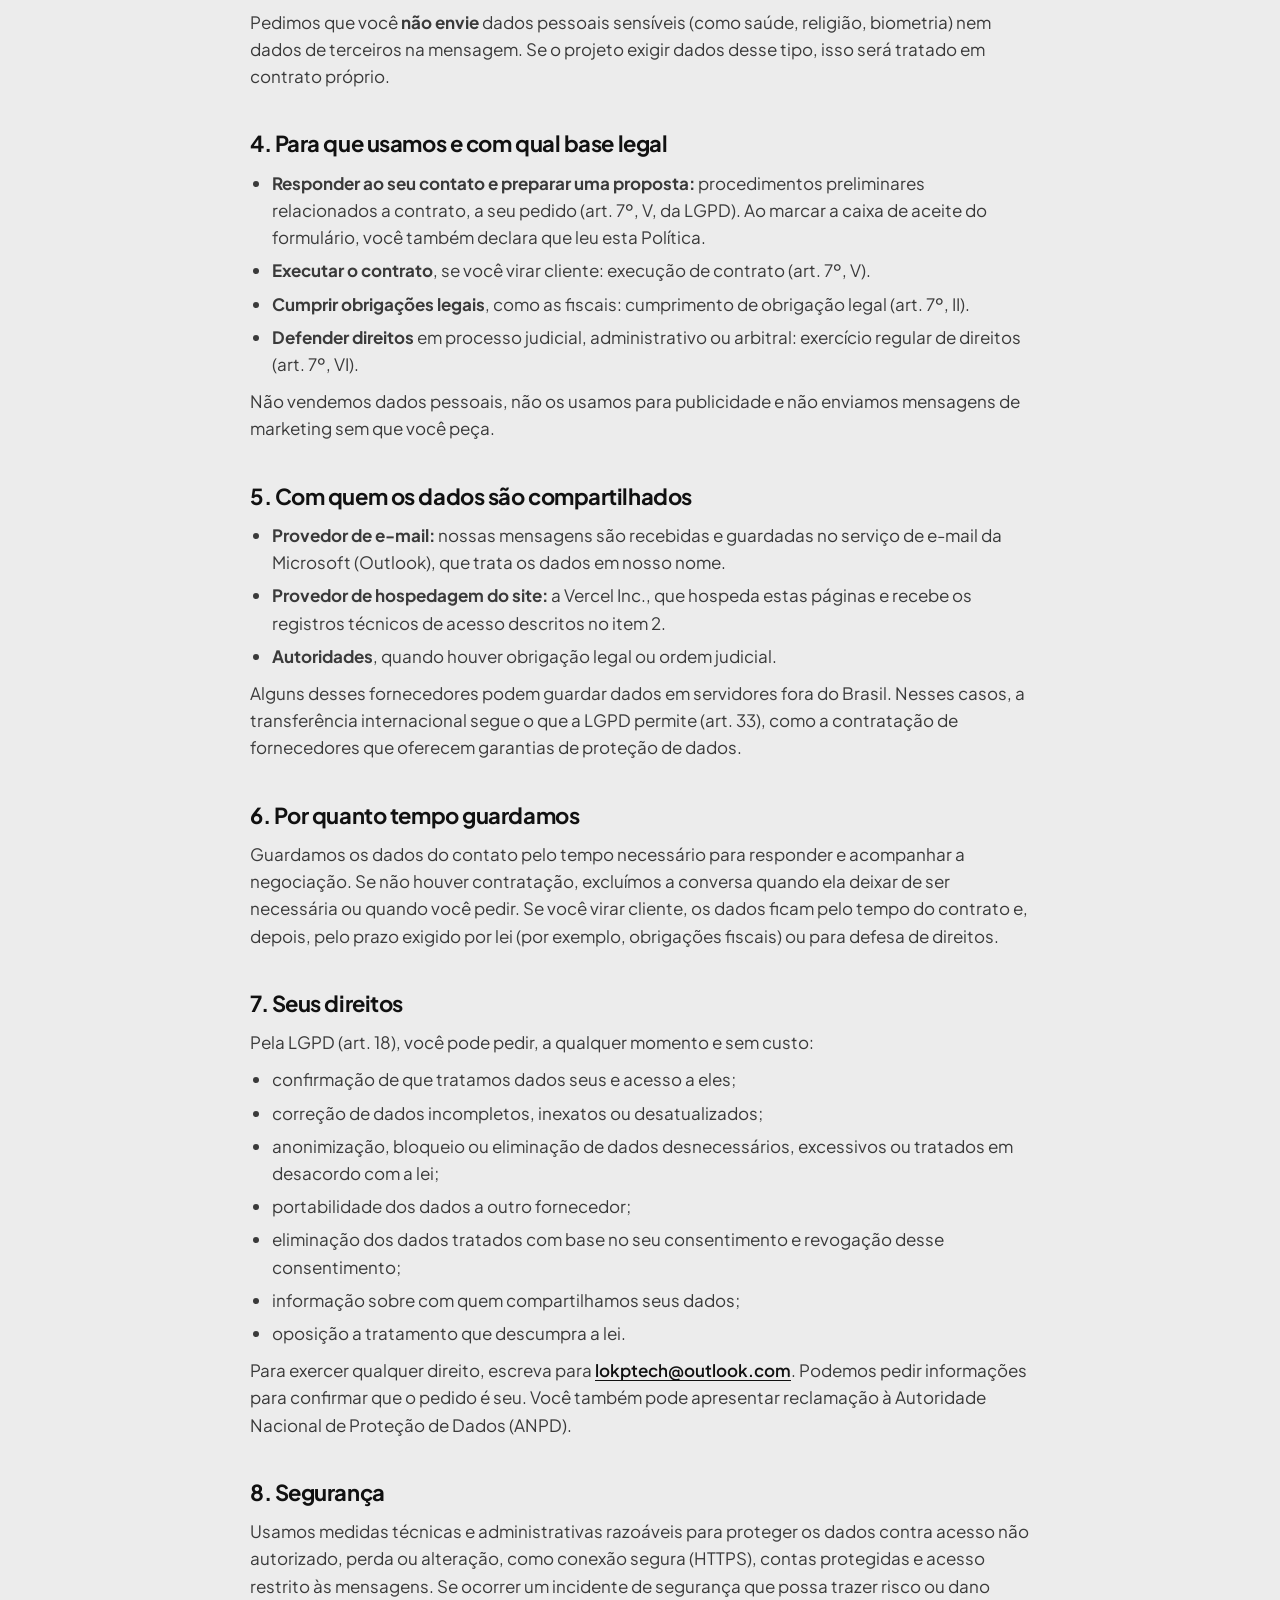
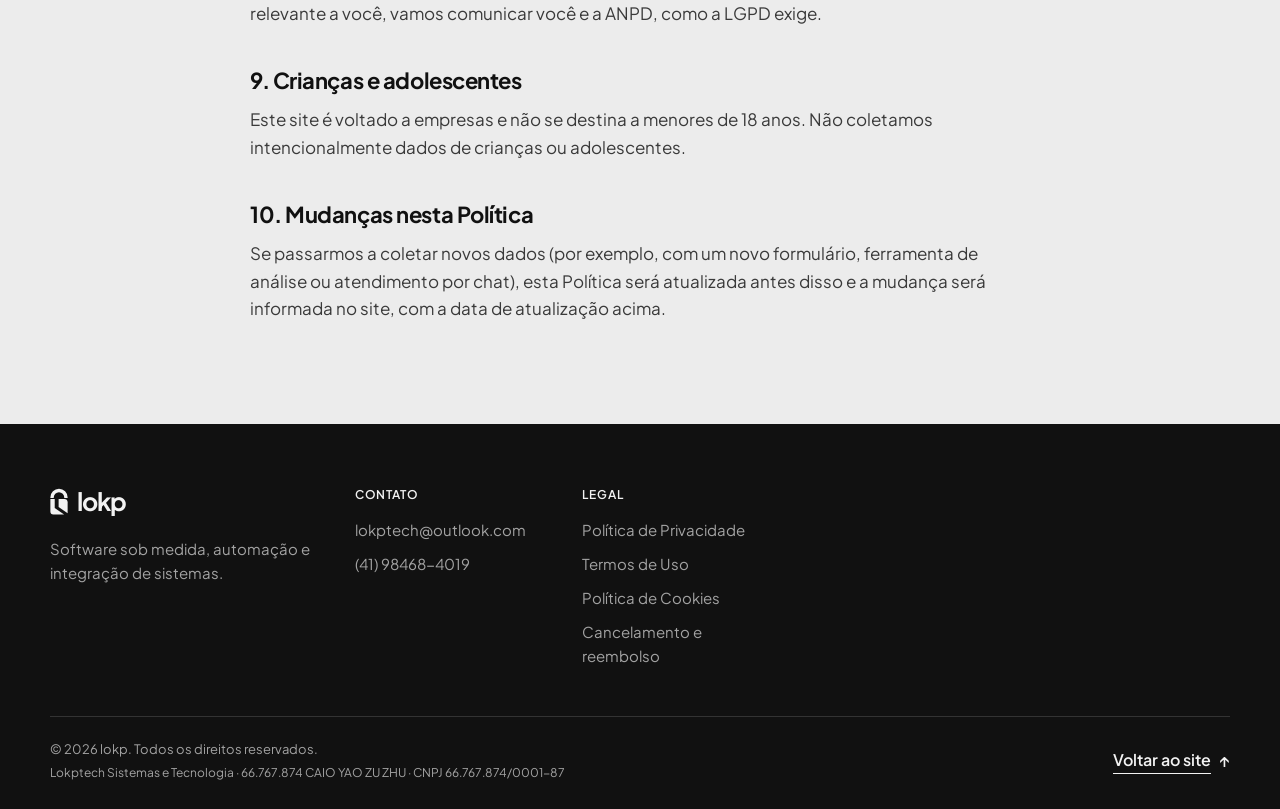
<file: privacidade.html>
<!doctype html>
<html lang="pt-BR">
<head>
  <meta charset="utf-8">
  <meta name="viewport" content="width=device-width, initial-scale=1">
  <title>Política de Privacidade · lokp</title>
  <meta name="description" content="Como a lokp trata dados pessoais no site e nos contatos, de acordo com a LGPD (Lei 13.709/2018).">
  <meta name="theme-color" content="#111111">
  <link rel="icon" href="data:image/svg+xml,%3Csvg xmlns='http://www.w3.org/2000/svg' viewBox='0 0 240 360'%3E%3Cpath fill='%23111' d='M5 132V125A115 115 0 0 1 235 125V132H190V125A70 70 0 0 0 50 125V132Z'/%3E%3Cpath fill='%23111' d='M5 145H63V265L188 353H45Q5 353 5 313Z'/%3E%3Cpath fill='%23111' d='M115 145H190Q235 145 235 190V338L115 254Z'/%3E%3C/svg%3E">
  <link rel="preload" href="assets/fonts/plus-jakarta-sans-latin-wght.woff2" as="font" type="font/woff2" crossorigin>
  <link rel="stylesheet" href="styles.css">
</head>
<body>

  <svg width="0" height="0" style="position:absolute" aria-hidden="true" focusable="false">
    <defs>
      <symbol id="logo-mark" viewBox="0 0 240 360">
        <path d="M5 132V125A115 115 0 0 1 235 125V132H190V125A70 70 0 0 0 50 125V132Z"/>
        <path d="M5 145H63V265L188 353H45Q5 353 5 313Z"/>
        <path d="M115 145H190Q235 145 235 190V338L115 254Z"/>
      </symbol>
    </defs>
  </svg>

  <a class="skip-link" href="#conteudo">Pular para o conteúdo</a>

  <header class="header header-legal">
    <div class="container header-inner">
      <a href="index.html" class="brand" aria-label="lokp, página inicial">
        <svg class="brand-mark" aria-hidden="true" focusable="false"><use href="#logo-mark"/></svg>
        <span class="brand-word" aria-hidden="true">lokp</span>
      </a>
      <a href="index.html" class="link-arrow"><i aria-hidden="true">←</i> <span>Voltar ao site</span></a>
    </div>
  </header>

  <main id="conteudo" tabindex="-1" class="legal">
    <div class="container">
      <h1>Política de Privacidade</h1>
      <p class="legal-meta">Última atualização: 21 de outubro de 2026</p>
      <p class="legal-zh" lang="zh-CN">本页面仅提供葡萄牙语版本，内容以葡萄牙语版本为准。如有疑问，请通过 lokptech@outlook.com 联系我们。</p>

      <p>Esta Política explica quais dados pessoais a lokp trata quando você visita este site ou entra em contato, para quê, com quem eles são compartilhados e como você exerce seus direitos, conforme a Lei Geral de Proteção de Dados Pessoais (LGPD, Lei nº 13.709/2018).</p>

      <h2>1. Quem é o controlador dos dados</h2>
      <div class="quadro">
        <p><strong>Lokptech Sistemas e Tecnologia</strong> (marca “lokp”)<br>
        Razão social: 66.767.874 CAIO YAO ZU ZHU<br>
        CNPJ: 66.767.874/0001-87<br>
        E-mail: <a href="mailto:lokptech@outlook.com">lokptech@outlook.com</a> · Telefone: <a href="tel:+5541984684019">(41) 98468-4019</a></p>
      </div>
      <p>Para qualquer assunto sobre seus dados pessoais, escreva para <a href="mailto:lokptech@outlook.com">lokptech@outlook.com</a>. Este é o nosso canal de atendimento ao titular de dados.</p>

      <h2>2. O que o site coleta sozinho</h2>
      <p>Este site é institucional. Ele <strong>não</strong> tem cadastro, login, loja, newsletter, ferramentas de análise de audiência (analytics), pixels de anúncio, chat nem vídeos ou mapas de terceiros embutidos, e <strong>não usa cookies</strong>.</p>
      <ul>
        <li><strong>Preferência de idioma:</strong> quando você escolhe entre português e chinês, essa escolha fica guardada no próprio navegador (armazenamento local, chave <code>lokp-lang</code>). Ela não é enviada para nós e não identifica você. Veja a <a href="cookies.html">Política de Cookies</a>.</li>
        <li><strong>Registros técnicos da hospedagem:</strong> como em qualquer site, o servidor que hospeda estas páginas (Vercel) recebe dados técnicos da conexão (por exemplo, endereço IP, data e hora do acesso e tipo de navegador) para entregar as páginas e manter a segurança. Esses registros ficam com o provedor de hospedagem.</li>
        <li>As fontes de texto são carregadas do próprio site, sem chamar serviços de terceiros.</li>
      </ul>

      <h2>3. Dados que você nos envia</h2>
      <p>O formulário de contato <strong>não grava nada no site</strong>: ao enviar, ele abre o seu aplicativo de e-mail com a mensagem pronta, e só chega até nós se você mandar o e-mail. Você também pode nos escrever diretamente ou ligar.</p>
      <div class="legal-tabela">
        <table>
          <thead><tr><th scope="col">Dado</th><th scope="col">Para quê</th><th scope="col">Obrigatório?</th></tr></thead>
          <tbody>
            <tr><td>Nome</td><td>Saber com quem estamos falando.</td><td>Sim</td></tr>
            <tr><td>E-mail</td><td>Responder ao seu contato.</td><td>Sim</td></tr>
            <tr><td>Empresa</td><td>Entender o contexto do pedido.</td><td>Não</td></tr>
            <tr><td>Mensagem</td><td>Entender o que você precisa e preparar uma resposta ou proposta.</td><td>Sim</td></tr>
            <tr><td>Telefone (se você ligar ou mandar mensagem)</td><td>Atender e retornar o contato.</td><td>Não</td></tr>
          </tbody>
        </table>
      </div>
      <p>Pedimos que você <strong>não envie</strong> dados pessoais sensíveis (como saúde, religião, biometria) nem dados de terceiros na mensagem. Se o projeto exigir dados desse tipo, isso será tratado em contrato próprio.</p>

      <h2>4. Para que usamos e com qual base legal</h2>
      <ul>
        <li><strong>Responder ao seu contato e preparar uma proposta:</strong> procedimentos preliminares relacionados a contrato, a seu pedido (art. 7º, V, da LGPD). Ao marcar a caixa de aceite do formulário, você também declara que leu esta Política.</li>
        <li><strong>Executar o contrato</strong>, se você virar cliente: execução de contrato (art. 7º, V).</li>
        <li><strong>Cumprir obrigações legais</strong>, como as fiscais: cumprimento de obrigação legal (art. 7º, II).</li>
        <li><strong>Defender direitos</strong> em processo judicial, administrativo ou arbitral: exercício regular de direitos (art. 7º, VI).</li>
      </ul>
      <p>Não vendemos dados pessoais, não os usamos para publicidade e não enviamos mensagens de marketing sem que você peça.</p>

      <h2>5. Com quem os dados são compartilhados</h2>
      <ul>
        <li><strong>Provedor de e-mail:</strong> nossas mensagens são recebidas e guardadas no serviço de e-mail da Microsoft (Outlook), que trata os dados em nosso nome.</li>
        <li><strong>Provedor de hospedagem do site:</strong> a Vercel Inc., que hospeda estas páginas e recebe os registros técnicos de acesso descritos no item 2.</li>
        <li><strong>Autoridades</strong>, quando houver obrigação legal ou ordem judicial.</li>
      </ul>
      <p>Alguns desses fornecedores podem guardar dados em servidores fora do Brasil. Nesses casos, a transferência internacional segue o que a LGPD permite (art. 33), como a contratação de fornecedores que oferecem garantias de proteção de dados.</p>

      <h2>6. Por quanto tempo guardamos</h2>
      <p>Guardamos os dados do contato pelo tempo necessário para responder e acompanhar a negociação. Se não houver contratação, excluímos a conversa quando ela deixar de ser necessária ou quando você pedir. Se você virar cliente, os dados ficam pelo tempo do contrato e, depois, pelo prazo exigido por lei (por exemplo, obrigações fiscais) ou para defesa de direitos.</p>

      <h2>7. Seus direitos</h2>
      <p>Pela LGPD (art. 18), você pode pedir, a qualquer momento e sem custo:</p>
      <ul>
        <li>confirmação de que tratamos dados seus e acesso a eles;</li>
        <li>correção de dados incompletos, inexatos ou desatualizados;</li>
        <li>anonimização, bloqueio ou eliminação de dados desnecessários, excessivos ou tratados em desacordo com a lei;</li>
        <li>portabilidade dos dados a outro fornecedor;</li>
        <li>eliminação dos dados tratados com base no seu consentimento e revogação desse consentimento;</li>
        <li>informação sobre com quem compartilhamos seus dados;</li>
        <li>oposição a tratamento que descumpra a lei.</li>
      </ul>
      <p>Para exercer qualquer direito, escreva para <a href="mailto:lokptech@outlook.com">lokptech@outlook.com</a>. Podemos pedir informações para confirmar que o pedido é seu. Você também pode apresentar reclamação à Autoridade Nacional de Proteção de Dados (ANPD).</p>

      <h2>8. Segurança</h2>
      <p>Usamos medidas técnicas e administrativas razoáveis para proteger os dados contra acesso não autorizado, perda ou alteração, como conexão segura (HTTPS), contas protegidas e acesso restrito às mensagens. Se ocorrer um incidente de segurança que possa trazer risco ou dano relevante a você, vamos comunicar você e a ANPD, como a LGPD exige.</p>

      <h2>9. Crianças e adolescentes</h2>
      <p>Este site é voltado a empresas e não se destina a menores de 18 anos. Não coletamos intencionalmente dados de crianças ou adolescentes.</p>

      <h2>10. Mudanças nesta Política</h2>
      <p>Se passarmos a coletar novos dados (por exemplo, com um novo formulário, ferramenta de análise ou atendimento por chat), esta Política será atualizada antes disso e a mudança será informada no site, com a data de atualização acima.</p>

    </div>
  </main>

  <footer class="footer">
    <div class="container footer-grid">
      <div class="footer-brand">
        <a href="index.html" class="brand brand-light" aria-label="lokp, página inicial">
          <svg class="brand-mark" aria-hidden="true" focusable="false"><use href="#logo-mark"/></svg>
          <span class="brand-word" aria-hidden="true">lokp</span>
        </a>
        <p>Software sob medida, automação e integração de sistemas.</p>
      </div>
      <div class="footer-col">
        <h2 class="footer-title">Contato</h2>
        <ul>
          <li><a href="mailto:lokptech@outlook.com">lokptech@outlook.com</a></li>
          <li><a href="tel:+5541984684019">(41) 98468-4019</a></li>
        </ul>
      </div>
      <nav class="footer-col" aria-labelledby="ft-legal">
        <h2 id="ft-legal" class="footer-title">Legal</h2>
        <ul>
          <li><a href="privacidade.html" aria-current="page">Política de Privacidade</a></li>
          <li><a href="termos.html">Termos de Uso</a></li>
          <li><a href="cookies.html">Política de Cookies</a></li>
          <li><a href="cancelamento.html">Cancelamento e reembolso</a></li>
        </ul>
      </nav>
    </div>
    <div class="container footer-bottom">
      <p>© 2026 lokp. Todos os direitos reservados.
        <span class="footer-razao">Lokptech Sistemas e Tecnologia · 66.767.874 CAIO YAO ZU ZHU · CNPJ 66.767.874/0001-87</span></p>
      <a class="link-arrow link-light" href="index.html"><span>Voltar ao site</span> <i aria-hidden="true">↑</i></a>
    </div>
  </footer>
</body>
</html>
</file>
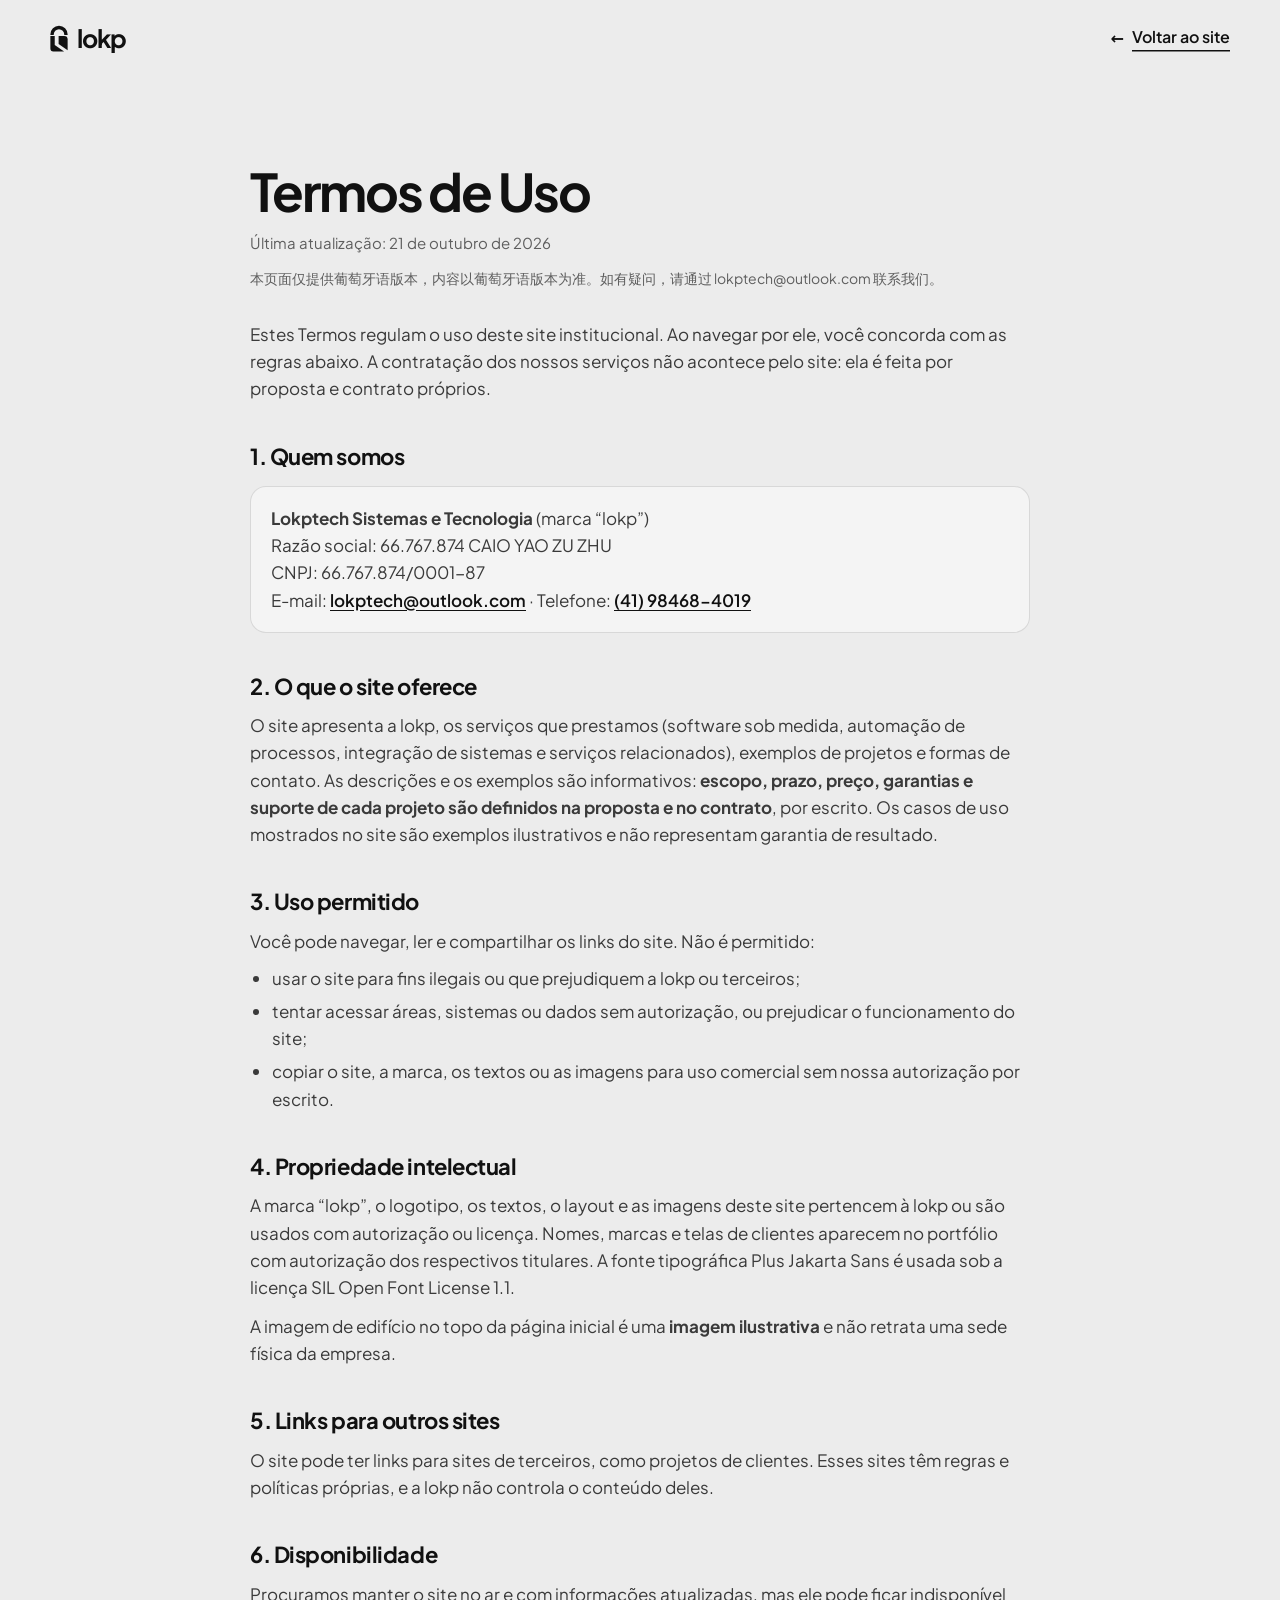
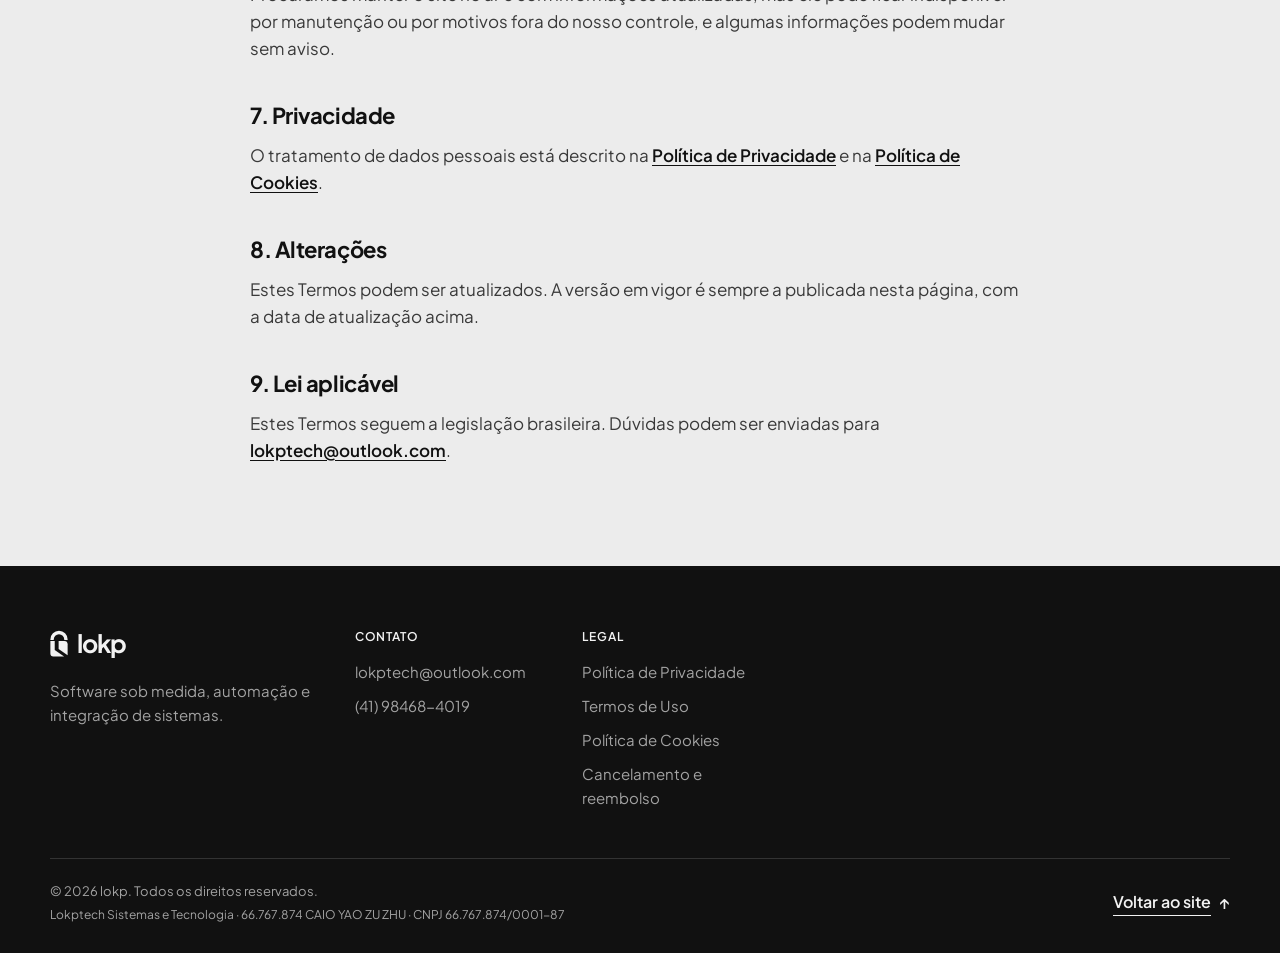
<file: termos.html>
<!doctype html>
<html lang="pt-BR">
<head>
  <meta charset="utf-8">
  <meta name="viewport" content="width=device-width, initial-scale=1">
  <title>Termos de Uso · lokp</title>
  <meta name="description" content="Regras de uso do site institucional da lokp.">
  <meta name="theme-color" content="#111111">
  <link rel="icon" href="data:image/svg+xml,%3Csvg xmlns='http://www.w3.org/2000/svg' viewBox='0 0 240 360'%3E%3Cpath fill='%23111' d='M5 132V125A115 115 0 0 1 235 125V132H190V125A70 70 0 0 0 50 125V132Z'/%3E%3Cpath fill='%23111' d='M5 145H63V265L188 353H45Q5 353 5 313Z'/%3E%3Cpath fill='%23111' d='M115 145H190Q235 145 235 190V338L115 254Z'/%3E%3C/svg%3E">
  <link rel="preload" href="assets/fonts/plus-jakarta-sans-latin-wght.woff2" as="font" type="font/woff2" crossorigin>
  <link rel="stylesheet" href="styles.css">
</head>
<body>

  <svg width="0" height="0" style="position:absolute" aria-hidden="true" focusable="false">
    <defs>
      <symbol id="logo-mark" viewBox="0 0 240 360">
        <path d="M5 132V125A115 115 0 0 1 235 125V132H190V125A70 70 0 0 0 50 125V132Z"/>
        <path d="M5 145H63V265L188 353H45Q5 353 5 313Z"/>
        <path d="M115 145H190Q235 145 235 190V338L115 254Z"/>
      </symbol>
    </defs>
  </svg>

  <a class="skip-link" href="#conteudo">Pular para o conteúdo</a>

  <header class="header header-legal">
    <div class="container header-inner">
      <a href="index.html" class="brand" aria-label="lokp, página inicial">
        <svg class="brand-mark" aria-hidden="true" focusable="false"><use href="#logo-mark"/></svg>
        <span class="brand-word" aria-hidden="true">lokp</span>
      </a>
      <a href="index.html" class="link-arrow"><i aria-hidden="true">←</i> <span>Voltar ao site</span></a>
    </div>
  </header>

  <main id="conteudo" tabindex="-1" class="legal">
    <div class="container">
      <h1>Termos de Uso</h1>
      <p class="legal-meta">Última atualização: 21 de outubro de 2026</p>
      <p class="legal-zh" lang="zh-CN">本页面仅提供葡萄牙语版本，内容以葡萄牙语版本为准。如有疑问，请通过 lokptech@outlook.com 联系我们。</p>

      <p>Estes Termos regulam o uso deste site institucional. Ao navegar por ele, você concorda com as regras abaixo. A contratação dos nossos serviços não acontece pelo site: ela é feita por proposta e contrato próprios.</p>

      <h2>1. Quem somos</h2>
      <div class="quadro">
        <p><strong>Lokptech Sistemas e Tecnologia</strong> (marca “lokp”)<br>
        Razão social: 66.767.874 CAIO YAO ZU ZHU<br>
        CNPJ: 66.767.874/0001-87<br>
        E-mail: <a href="mailto:lokptech@outlook.com">lokptech@outlook.com</a> · Telefone: <a href="tel:+5541984684019">(41) 98468-4019</a></p>
      </div>

      <h2>2. O que o site oferece</h2>
      <p>O site apresenta a lokp, os serviços que prestamos (software sob medida, automação de processos, integração de sistemas e serviços relacionados), exemplos de projetos e formas de contato. As descrições e os exemplos são informativos: <strong>escopo, prazo, preço, garantias e suporte de cada projeto são definidos na proposta e no contrato</strong>, por escrito. Os casos de uso mostrados no site são exemplos ilustrativos e não representam garantia de resultado.</p>

      <h2>3. Uso permitido</h2>
      <p>Você pode navegar, ler e compartilhar os links do site. Não é permitido:</p>
      <ul>
        <li>usar o site para fins ilegais ou que prejudiquem a lokp ou terceiros;</li>
        <li>tentar acessar áreas, sistemas ou dados sem autorização, ou prejudicar o funcionamento do site;</li>
        <li>copiar o site, a marca, os textos ou as imagens para uso comercial sem nossa autorização por escrito.</li>
      </ul>

      <h2>4. Propriedade intelectual</h2>
      <p>A marca “lokp”, o logotipo, os textos, o layout e as imagens deste site pertencem à lokp ou são usados com autorização ou licença. Nomes, marcas e telas de clientes aparecem no portfólio com autorização dos respectivos titulares. A fonte tipográfica Plus Jakarta Sans é usada sob a licença SIL Open Font License 1.1.</p>
      <p>A imagem de edifício no topo da página inicial é uma <strong>imagem ilustrativa</strong> e não retrata uma sede física da empresa.</p>

      <h2>5. Links para outros sites</h2>
      <p>O site pode ter links para sites de terceiros, como projetos de clientes. Esses sites têm regras e políticas próprias, e a lokp não controla o conteúdo deles.</p>

      <h2>6. Disponibilidade</h2>
      <p>Procuramos manter o site no ar e com informações atualizadas, mas ele pode ficar indisponível por manutenção ou por motivos fora do nosso controle, e algumas informações podem mudar sem aviso.</p>

      <h2>7. Privacidade</h2>
      <p>O tratamento de dados pessoais está descrito na <a href="privacidade.html">Política de Privacidade</a> e na <a href="cookies.html">Política de Cookies</a>.</p>

      <h2>8. Alterações</h2>
      <p>Estes Termos podem ser atualizados. A versão em vigor é sempre a publicada nesta página, com a data de atualização acima.</p>

      <h2>9. Lei aplicável</h2>
      <p>Estes Termos seguem a legislação brasileira. Dúvidas podem ser enviadas para <a href="mailto:lokptech@outlook.com">lokptech@outlook.com</a>.</p>

    </div>
  </main>

  <footer class="footer">
    <div class="container footer-grid">
      <div class="footer-brand">
        <a href="index.html" class="brand brand-light" aria-label="lokp, página inicial">
          <svg class="brand-mark" aria-hidden="true" focusable="false"><use href="#logo-mark"/></svg>
          <span class="brand-word" aria-hidden="true">lokp</span>
        </a>
        <p>Software sob medida, automação e integração de sistemas.</p>
      </div>
      <div class="footer-col">
        <h2 class="footer-title">Contato</h2>
        <ul>
          <li><a href="mailto:lokptech@outlook.com">lokptech@outlook.com</a></li>
          <li><a href="tel:+5541984684019">(41) 98468-4019</a></li>
        </ul>
      </div>
      <nav class="footer-col" aria-labelledby="ft-legal">
        <h2 id="ft-legal" class="footer-title">Legal</h2>
        <ul>
          <li><a href="privacidade.html">Política de Privacidade</a></li>
          <li><a href="termos.html" aria-current="page">Termos de Uso</a></li>
          <li><a href="cookies.html">Política de Cookies</a></li>
          <li><a href="cancelamento.html">Cancelamento e reembolso</a></li>
        </ul>
      </nav>
    </div>
    <div class="container footer-bottom">
      <p>© 2026 lokp. Todos os direitos reservados.
        <span class="footer-razao">Lokptech Sistemas e Tecnologia · 66.767.874 CAIO YAO ZU ZHU · CNPJ 66.767.874/0001-87</span></p>
      <a class="link-arrow link-light" href="index.html"><span>Voltar ao site</span> <i aria-hidden="true">↑</i></a>
    </div>
  </footer>
</body>
</html>
</file>
<file: styles.css>
/* =========================================================
   lokp · Nois faz programa
   Monochrome, soft-relief look on a vertical, accessible page:
   AA contrast, visible focus, reduced-motion aware.
   ========================================================= */

/* Plus Jakarta Sans hospedada aqui (SIL OFL 1.1, assets/fonts/OFL.txt): sem Google Fonts,
   o IP do visitante não vai para terceiros. Chinês usa a fonte do sistema. */
@font-face {
  font-family: "Plus Jakarta Sans"; font-style: normal; font-weight: 200 800; font-display: swap;
  src: url("assets/fonts/plus-jakarta-sans-latin-wght.woff2") format("woff2");
  unicode-range: U+0000-00FF, U+0131, U+0152-0153, U+02BB-02BC, U+02C6, U+02DA, U+02DC, U+0304, U+0308, U+0329, U+2000-206F, U+20AC, U+2122, U+2191, U+2193, U+2212, U+2215, U+FEFF, U+FFFD;
}
@font-face {
  font-family: "Plus Jakarta Sans"; font-style: normal; font-weight: 200 800; font-display: swap;
  src: url("assets/fonts/plus-jakarta-sans-latin-ext-wght.woff2") format("woff2");
  unicode-range: U+0100-02BA, U+02BD-02C5, U+02C7-02CC, U+02CE-02D7, U+02DD-02FF, U+0304, U+0308, U+0329, U+1D00-1DBF, U+1E00-1E9F, U+1EF2-1EFF, U+2020, U+20A0-20AB, U+20AD-20C0, U+2113, U+2C60-2C7F, U+A720-A7FF;
}

:root {
  --bg: #ececec;
  --bg-alt: #e3e3e3;
  --surface: #f4f4f4;
  --ink: #111111;
  --ink-2: #3a3a3a;
  --muted: #5e5e5e;        /* 5.6:1 on --bg */
  --line: rgba(17, 17, 17, .12);
  --field: #767676;        /* 3:1+ boundary for inputs */
  --sh-d: rgba(170, 170, 170, .6);
  --sh-l: rgba(255, 255, 255, .95);
  --btn-hover: #2e2e2e;
  --on-dark: #f5f5f5;
  --ease: cubic-bezier(.22, 1, .36, 1);
  --ease-in-out: cubic-bezier(.76, 0, .24, 1);
  --cjk: "PingFang SC", "Hiragino Sans GB", "Microsoft YaHei", "Noto Sans CJK SC", "Source Han Sans SC", "Noto Sans SC";
  --font: "Plus Jakarta Sans", var(--cjk), system-ui, -apple-system, sans-serif;
  --header-h: 76px;
}
/* dark sections: same components, inverted tokens */
.section-dark, .footer, .hero {
  --bg: #111111;
  --surface: #1b1b1b;
  --ink: #f2f2f2;
  --ink-2: #c8c8c8;
  --muted: #a3a3a3;        /* 7.6:1 on #111 */
  --line: rgba(255, 255, 255, .14);
  --field: #8a8a8a;
  --sh-d: rgba(0, 0, 0, .7);
  --sh-l: rgba(255, 255, 255, .07);
  --btn-hover: #d4d4d4;
}
html[lang="zh-CN"] { --font: var(--cjk), "Plus Jakarta Sans", system-ui, sans-serif; }

*, *::before, *::after { box-sizing: border-box; }
* { margin: 0; padding: 0; }
html { -webkit-text-size-adjust: 100%; scroll-padding-top: calc(var(--header-h) + 12px); }
@media (prefers-reduced-motion: no-preference) { html { scroll-behavior: smooth; } }
body {
  font-family: var(--font); font-size: 1.0625rem; line-height: 1.6;
  color: var(--ink); background: var(--bg); -webkit-font-smoothing: antialiased;
}
img, svg, picture { display: block; max-width: 100%; }
img { height: auto; }
a { color: inherit; text-decoration: none; }
ul, ol { list-style: none; }
button, input, textarea { font: inherit; color: inherit; }
button { border: 0; background: none; cursor: pointer; }
h1, h2, h3 { color: var(--ink); line-height: 1.1; }
::selection { background: var(--ink); color: var(--bg); }

.container { width: min(1180px, 100% - 32px); margin-inline: auto; }
@media (min-width: 768px) { .container { width: min(1180px, 100% - 80px); } }

.sr-only {
  position: absolute !important; width: 1px; height: 1px; padding: 0; margin: -1px;
  overflow: hidden; clip: rect(0 0 0 0); white-space: nowrap; border: 0;
}

/* ---------- focus ---------- */
:focus-visible { outline: 2px solid var(--ink); outline-offset: 4px; border-radius: 4px; }
[tabindex="-1"]:focus { outline: none; }

.skip-link {
  position: absolute; z-index: 1000; left: 16px; top: 12px; padding: 12px 20px;
  background: var(--ink); color: var(--bg); font-weight: 600; border-radius: 999px;
  transform: translateY(-180%); transition: transform .2s;
}
.skip-link:focus { transform: none; }

/* ---------- buttons & links ---------- */
.btn {
  position: relative; display: inline-flex; align-items: center; justify-content: center;
  min-height: 50px; padding: 12px 28px; border-radius: 999px; font-weight: 600; font-size: 1rem; line-height: 1.2;
  overflow: hidden; isolation: isolate; white-space: nowrap; text-align: center; transition: color .3s;
}
.btn-lg { min-height: 56px; padding: 14px 32px; }
.btn-dark { background: var(--ink); color: var(--bg); }
.btn-light { background: #f2f2f2; color: #111; }
.btn::before {
  content: ""; position: absolute; z-index: -1; left: 50%; top: 100%; width: 140%; aspect-ratio: 1;
  border-radius: 50%; transform: translate(-50%, 0); transition: transform .6s var(--ease);
}
.btn-dark::before { background: var(--btn-hover); }
.btn-light::before { background: #cfcfcf; }
.btn:hover::before { transform: translate(-50%, -70%); }

.link-arrow { display: inline-flex; align-items: center; gap: 8px; font-weight: 600; font-size: 1rem; color: var(--ink); }
.link-arrow > span:not(.sr-only) {
  background: linear-gradient(currentColor, currentColor) 0 100% / 100% 1.5px no-repeat;
  padding-bottom: 2px; transition: background-size .5s var(--ease);
}
.link-arrow:hover > span:not(.sr-only) { background-size: 0 1.5px; background-position: 100% 100%; }
.link-arrow i { font-style: normal; transition: transform .4s var(--ease); }
.link-arrow:hover i { transform: translateX(3px); }
.link-light { color: #f2f2f2; }

/* ---------- header ---------- */
.header { position: sticky; top: 0; z-index: 100; background: rgba(236, 236, 236, .96); transition: box-shadow .3s; }
@supports (backdrop-filter: blur(8px)) { .header { background: rgba(236, 236, 236, .82); backdrop-filter: blur(12px); } }
.header.scrolled { box-shadow: 0 1px 0 var(--line), 0 10px 30px rgba(0, 0, 0, .06); }
.header-inner { display: flex; align-items: center; gap: 24px; min-height: var(--header-h); }

.brand { display: inline-flex; align-items: center; gap: 9px; color: var(--ink); }
.brand-mark { width: 18px; height: 27px; fill: currentColor; }
.brand-word { font-family: "Plus Jakarta Sans", sans-serif; font-weight: 700; font-size: 1.5625rem; letter-spacing: -.04em; line-height: 1; }
.brand-light { color: #f2f2f2; }

.nav { display: flex; align-items: center; gap: 24px; margin-left: auto; }
.nav-list { display: flex; align-items: center; gap: 2px; }
.nav-list a { position: relative; display: block; padding: 10px 12px; font-size: .9375rem; font-weight: 500; color: var(--ink-2); }
.nav-list a::after {
  content: ""; position: absolute; left: 12px; right: 12px; bottom: 6px; height: 1.5px; background: currentColor;
  transform: scaleX(0); transform-origin: right; transition: transform .45s var(--ease);
}
.nav-list a:hover, .nav-list a[aria-current="true"] { color: var(--ink); }
.nav-list a:hover::after, .nav-list a[aria-current="true"]::after { transform: scaleX(1); transform-origin: left; }
.nav-list a[aria-current="true"] { font-weight: 600; }
.nav-cta { min-height: 44px; padding: 10px 22px; font-size: .9375rem; }

/* language switch: soft inset pill with a sliding knob */
.lang {
  position: relative; display: grid; grid-template-columns: 1fr 1fr; align-items: center; flex: none;
  width: 108px; height: 40px; padding: 3px; border-radius: 999px; background: var(--bg);
  box-shadow: inset 3px 3px 7px var(--sh-d), inset -3px -3px 7px var(--sh-l);
}
.lang::before {
  content: ""; position: absolute; top: 3px; left: 3px; width: calc(50% - 3px); height: calc(100% - 6px);
  border-radius: 999px; background: var(--ink); transition: transform .55s cubic-bezier(.68, -0.4, .27, 1.4);
}
html[lang="zh-CN"] .lang::before { transform: translateX(100%); }
.lang-btn { position: relative; z-index: 1; height: 100%; border-radius: 999px; font-size: .8125rem; font-weight: 700; color: var(--muted); transition: color .4s; }
.lang-btn:hover { color: var(--ink); }
.lang-btn[aria-pressed="true"] { color: var(--bg); }

.menu-toggle {
  display: none; align-items: center; gap: 10px; min-height: 44px; padding: 8px 16px; border-radius: 999px;
  background: var(--bg); box-shadow: 4px 4px 10px var(--sh-d), -4px -4px 10px var(--sh-l); font-weight: 600; font-size: .9375rem;
}
.menu-icon { position: relative; width: 18px; height: 12px; }
.menu-icon i { position: absolute; left: 0; width: 100%; height: 1.5px; background: var(--ink); border-radius: 2px; transition: transform .25s, opacity .2s, top .25s; }
.menu-icon i:nth-child(1) { top: 0; }
.menu-icon i:nth-child(2) { top: 5px; }
.menu-icon i:nth-child(3) { top: 10px; }
.menu-toggle[aria-expanded="true"] .menu-icon i:nth-child(1) { top: 5px; transform: rotate(45deg); }
.menu-toggle[aria-expanded="true"] .menu-icon i:nth-child(2) { opacity: 0; }
.menu-toggle[aria-expanded="true"] .menu-icon i:nth-child(3) { top: 5px; transform: rotate(-45deg); }

@media (max-width: 1080px) {
  .menu-toggle { display: inline-flex; }
  .lang { margin-left: auto; }
  .nav {
    position: absolute; left: 0; right: 0; top: 100%; flex-direction: column; align-items: stretch; gap: 18px; margin: 0;
    padding: 8px 16px 24px; background: var(--bg); box-shadow: 0 1px 0 var(--line), 0 24px 40px rgba(0, 0, 0, .1);
    visibility: hidden; opacity: 0; transform: translateY(-8px); transition: opacity .2s, transform .2s, visibility 0s .2s;
    max-height: calc(100vh - var(--header-h)); overflow-y: auto;
  }
  .nav.open { visibility: visible; opacity: 1; transform: none; transition: opacity .2s, transform .2s; }
  .nav-list { flex-direction: column; align-items: stretch; gap: 0; }
  .nav-list a { padding: 15px 4px; font-size: 1.0625rem; border-bottom: 1px solid var(--line); }
  .nav-list a::after { left: 4px; right: auto; width: 24px; bottom: 8px; }
  .nav-cta { width: 100%; min-height: 52px; }
}
@media (max-width: 420px) { .menu-label { position: absolute; width: 1px; height: 1px; overflow: hidden; clip: rect(0 0 0 0); white-space: nowrap; } .menu-toggle { padding: 8px 13px; } .header-inner { gap: 12px; } }

/* ---------- sections & type ---------- */
.section { padding: clamp(72px, 10vw, 128px) 0; background: var(--bg); color: var(--ink); }
.section-alt { background: var(--bg-alt); }
.section-head { display: flex; flex-direction: column; align-items: center; text-align: center; max-width: 760px; margin: 0 auto clamp(40px, 5vw, 60px); }
.eyebrow { display: inline-flex; align-items: baseline; gap: 10px; margin-bottom: 18px; font-size: .8125rem; font-weight: 500; letter-spacing: .08em; text-transform: uppercase; color: var(--muted); }
.eyebrow-n { font-variant-numeric: tabular-nums; color: var(--ink); font-weight: 700; }
.section-title { font-size: clamp(2.25rem, 5vw, 4.25rem); line-height: 1.02; letter-spacing: -.045em; font-weight: 700; max-width: 16ch; }
html[lang="zh-CN"] .section-title { letter-spacing: 0; line-height: 1.2; font-weight: 900; }
.section-lead { max-width: 540px; margin-top: 20px; font-size: 1.0625rem; color: var(--ink-2); }

/* ---------- hero ---------- */
.hero { position: relative; isolation: isolate; display: flex; align-items: center; min-height: clamp(600px, 88vh, 900px); color: var(--ink); background: #111; overflow: hidden; }
.hero-media { position: absolute; z-index: -2; top: 0; right: 0; bottom: 0; width: 52%; }
.hero-media img { width: 100%; height: 100%; object-fit: cover; object-position: 50% 22%; }
/* the photo melts into the dark panel on its left edge */
.hero-shade {
  position: absolute; z-index: -1; top: 0; bottom: 0; right: 0; width: 52%;
  background:
    linear-gradient(90deg, #111 0%, rgba(17, 17, 17, .55) 14%, rgba(17, 17, 17, 0) 34%),
    linear-gradient(0deg, rgba(17, 17, 17, .55), rgba(17, 17, 17, 0) 30%);
}
.hero-content { padding: 96px 0 150px; }
/* a foto é ilustração (não é uma sede real): o aviso fica visível sobre ela */
.hero-ilustr {
  position: absolute; z-index: 1; right: 16px; top: 16px; padding: 4px 10px; border-radius: 999px;
  background: rgba(17, 17, 17, .78); color: #f2f2f2; font-size: .75rem; font-weight: 600; letter-spacing: .02em;
}
.hero-content > * { max-width: min(560px, 46%); }
@media (max-width: 1080px) { .hero-content > * { max-width: 50%; } .hero-title { font-size: clamp(2.25rem, 5vw, 3.5rem); } }
.hero .eyebrow { color: #cfcfcf; }
.hero-title { max-width: 14ch; font-size: clamp(2.5rem, 6vw, 5rem); font-weight: 800; letter-spacing: -.05em; line-height: .98; color: #f5f5f5; }
/* CJK has no word gaps: keep it inside the text column and balance the lines */
html[lang="zh-CN"] .hero-title { max-width: min(560px, 46%); font-size: clamp(2.25rem, 4.4vw, 4rem); letter-spacing: 0; line-height: 1.2; font-weight: 900; text-wrap: balance; }
@media (max-width: 1080px) { html[lang="zh-CN"] .hero-title { max-width: 50%; font-size: clamp(2rem, 4.2vw, 3rem); } }
@media (max-width: 760px) { html[lang="zh-CN"] .hero-title { max-width: none; font-size: clamp(1.875rem, 8vw, 2.5rem); } }
.hero-lead { max-width: 34ch; margin-top: 26px; font-size: clamp(1.0625rem, 1.6vw, 1.3125rem); color: #dedede; }
.hero-actions { display: flex; flex-wrap: wrap; align-items: center; gap: 28px; margin-top: 36px; }
@media (max-width: 760px) {
  /* phones: the photo sits on top and fades into the dark panel, copy starts below the sign */
  .hero { align-items: flex-end; min-height: 0; }
  .hero-media, .hero-shade { width: 100%; bottom: auto; height: min(132vw, 560px); }
  .hero-media img { object-position: 50% 20%; }
  .hero-shade { background: linear-gradient(0deg, #111 0%, rgba(17, 17, 17, .75) 22%, rgba(17, 17, 17, 0) 55%); }
  .hero-content { padding: calc(min(132vw, 560px) - 64px) 0 120px; }
  .hero-content > * { max-width: none; }
  .hero-actions { flex-direction: column; align-items: stretch; gap: 20px; }
  .hero-actions .link-arrow { justify-content: center; }
}

/* ---------- highlights: raised soft tiles over the hero edge ---------- */
.highlights { position: relative; z-index: 2; margin-top: -76px; padding-bottom: 8px; }
.hl-grid { display: grid; grid-template-columns: repeat(4, 1fr); gap: 20px; }
.hl {
  display: flex; flex-direction: column; gap: 14px; padding: 26px 24px 28px; border-radius: 22px; background: var(--bg);
  box-shadow: inset 0 1px 0 rgba(255, 255, 255, .8), 12px 16px 32px rgba(120, 120, 120, .35);
}
.hl-ico { width: 28px; height: 28px; fill: none; stroke: var(--ink); stroke-width: 1.6; stroke-linecap: round; stroke-linejoin: round; }
.hl-title { font-size: 1.0625rem; font-weight: 700; letter-spacing: -.02em; margin-bottom: 4px; }
.hl p { font-size: .9375rem; color: var(--ink-2); line-height: 1.5; }
@media (max-width: 1080px) { .hl-grid { grid-template-columns: 1fr 1fr; } }
@media (max-width: 600px) { .highlights { margin-top: -56px; } .hl-grid { grid-template-columns: 1fr; gap: 16px; } .hl { flex-direction: row; } }

/* ---------- services: ruled grid, ink fills on hover ---------- */
.card-grid { display: grid; grid-template-columns: repeat(3, 1fr); border-top: 1px solid var(--line); }
.card { position: relative; padding: 30px 28px 34px; border-bottom: 1px solid var(--line); isolation: isolate; }
.card:not(:nth-child(3n)) { border-right: 1px solid var(--line); }
.card::before {
  content: ""; position: absolute; z-index: -1; inset: 0; background: var(--ink);
  clip-path: inset(100% 0 0 0); transition: clip-path .55s var(--ease-in-out);
}
.card-n { font-size: .8125rem; color: var(--muted); font-variant-numeric: tabular-nums; transition: color .4s; }
.card-ico { position: absolute; top: 28px; right: 28px; width: 26px; height: 26px; fill: none; stroke: var(--ink); stroke-width: 1.6; stroke-linecap: round; stroke-linejoin: round; opacity: .7; transition: stroke .4s; }
.card h3 { margin: 14px 0 8px; font-size: 1.3125rem; font-weight: 600; letter-spacing: -.025em; line-height: 1.2; transition: color .4s; }
.card p { color: var(--ink-2); font-size: .9688rem; transition: color .4s; }
@media (hover: hover) {
  .card:hover::before { clip-path: inset(0 0 0 0); }
  .card:hover h3 { color: var(--bg); }
  .card:hover .card-ico { stroke: var(--bg); }
  .card:hover p, .card:hover .card-n { color: color-mix(in srgb, var(--bg) 78%, transparent); }
}
@media (max-width: 960px) {
  .card-grid { grid-template-columns: 1fr 1fr; }
  .card:not(:nth-child(3n)) { border-right: 0; }
  .card:nth-child(odd) { border-right: 1px solid var(--line); }
}
@media (max-width: 600px) { .card-grid { grid-template-columns: 1fr; } .card:nth-child(odd) { border-right: 0; } .card { padding: 24px 4px 26px; } .card-ico { right: 4px; top: 22px; } }

/* ---------- projects (dark): browser frames ---------- */
.work-grid { display: grid; grid-template-columns: 1fr 1fr; gap: 40px; width: min(960px, 100%); margin-inline: auto; }
.work { display: flex; flex-direction: column; }
.frame-bar {
  display: flex; align-items: center; gap: 6px; height: 30px; padding: 0 14px; background: #222;
  border: 1px solid var(--line); border-bottom: 0; border-radius: 12px 12px 0 0;
}
.frame-bar i { width: 8px; height: 8px; border-radius: 50%; background: rgba(255, 255, 255, .22); }
.frame-bar b { margin-left: 10px; padding: 2px 12px; border-radius: 999px; background: rgba(255, 255, 255, .06); font-size: .6875rem; font-weight: 500; color: rgba(255, 255, 255, .7); }
.work-media {
  aspect-ratio: 16 / 9; overflow: hidden; background: #2a2a2a; border: 1px solid var(--line); border-top: 0;
  border-radius: 0 0 12px 12px; box-shadow: 0 30px 60px rgba(0, 0, 0, .35);
}
.work-media img { width: 100%; height: 100%; object-fit: cover; object-position: top; transition: transform 1.2s var(--ease); }
.work:hover .work-media img { transform: scale(1.03); }
.work-soon .frame-bar { background: transparent; border-style: dashed; }
.work-empty { display: grid; place-items: center; background: transparent; border-style: dashed; box-shadow: none; }
.work-empty .brand-mark { width: 44px; height: 66px; fill: #555; }
.work-body { display: flex; flex-direction: column; align-items: flex-start; gap: 8px; padding-top: 22px; flex: 1; }
.work-body > p:not(.badge) { color: var(--ink-2); font-size: .9688rem; max-width: 440px; margin-bottom: 8px; }
.work-name { font-size: clamp(1.375rem, 2.2vw, 1.875rem); line-height: 1.1; letter-spacing: -.035em; font-weight: 700; overflow-wrap: anywhere; }
.work-soon .work-name { color: var(--muted); font-style: italic; }
.badge { display: inline-flex; align-items: center; gap: 7px; padding: 3px 11px; border: 1px solid var(--line); border-radius: 999px; font-size: .75rem; font-weight: 600; color: var(--ink-2); }
.badge::before { content: ""; width: 6px; height: 6px; border-radius: 50%; background: #5fd38d; }
.badge-soon::before { background: var(--muted); }
.work-body .link-arrow { margin-top: auto; }
@media (max-width: 860px) { .work-grid { grid-template-columns: 1fr; max-width: 540px; } }

/* ---------- use cases: before / after rows ---------- */
.case-grid { width: min(940px, 100%); margin-inline: auto; border-top: 1px solid var(--line); }
.case { display: grid; grid-template-columns: 1fr 1fr; gap: 40px; padding: 22px 0; border-bottom: 1px solid var(--line); align-items: baseline; }
.case-label { margin-bottom: 6px; font-size: .75rem; font-weight: 600; letter-spacing: .08em; text-transform: uppercase; color: var(--muted); }
.case-part:first-child p:last-child {
  color: var(--muted); text-decoration: line-through; text-decoration-thickness: 1px;
  text-decoration-color: transparent; transition: text-decoration-color 1.1s var(--ease-in-out) .4s;
}
.case.in .case-part:first-child p:last-child { text-decoration-color: currentColor; }
.case-after .case-label { color: var(--ink); }
.case-after p:last-child { font-size: 1.0625rem; font-weight: 600; letter-spacing: -.015em; line-height: 1.4; }
@media (max-width: 760px) { .case { grid-template-columns: 1fr; gap: 14px; } }
.case-note { width: min(940px, 100%); margin: 18px auto 0; font-size: .875rem; color: var(--muted); }

/* ---------- process (dark) ---------- */
.steps { display: grid; grid-template-columns: repeat(4, 1fr); gap: 32px; }
.step { position: relative; padding-top: 26px; }
.step::before { content: ""; position: absolute; top: 0; left: 0; right: 0; height: 1px; background: var(--line); }
.step::after { content: ""; position: absolute; top: -.5px; left: 0; right: 0; height: 2px; background: var(--ink); transform-origin: left; transform: scaleX(1); transition: transform .9s var(--ease-in-out); }
.step-n { font-size: .8125rem; color: var(--muted); font-variant-numeric: tabular-nums; }
.step h3 { font-size: 1.375rem; letter-spacing: -.03em; font-weight: 600; margin: 26px 0 10px; }
.step p { color: var(--ink-2); font-size: .9688rem; }
@media (prefers-reduced-motion: no-preference) {
  .js .step.reveal { opacity: 1; transform: none; }
  .js .step.reveal::after { transform: scaleX(0); }
  .js .step.reveal > * { opacity: .25; transition: opacity .8s var(--ease); transition-delay: inherit; }
  .js .step.reveal.in::after { transform: scaleX(1); }
  .js .step.reveal.in > * { opacity: 1; }
  .step:nth-child(2)::after, .step:nth-child(2) > * { transition-delay: .35s; }
  .step:nth-child(3)::after, .step:nth-child(3) > * { transition-delay: .7s; }
  .step:nth-child(4)::after, .step:nth-child(4) > * { transition-delay: 1.05s; }
}
@media (max-width: 960px) { .steps { grid-template-columns: 1fr 1fr; row-gap: 40px; } }
@media (max-width: 560px) { .steps { grid-template-columns: 1fr; } }

/* ---------- contact ---------- */
.contact { display: grid; grid-template-columns: 1fr 1.15fr; gap: clamp(40px, 7vw, 96px); align-items: start; }
.contact-info .section-title { font-size: clamp(2.125rem, 4.4vw, 3.75rem); margin-bottom: 22px; }
.contact-info > p { color: var(--ink-2); max-width: 30rem; }
.contact-list { display: grid; gap: 18px; margin-top: 34px; padding-top: 26px; border-top: 1px solid var(--line); }
.contact-list dt { font-size: .75rem; font-weight: 600; letter-spacing: .08em; text-transform: uppercase; color: var(--muted); }
.contact-list dd { margin-top: 2px; font-size: 1.0625rem; font-weight: 600; }
.contact-list a { background: linear-gradient(currentColor, currentColor) 0 100% / 100% 1px no-repeat; }
.empresa-dados { margin-top: 22px; font-size: .8125rem; line-height: 1.5; color: var(--muted); }

.form {
  display: grid; gap: 22px; padding: clamp(28px, 4vw, 44px); border-radius: 26px; background: var(--bg);
  box-shadow: 14px 14px 32px var(--sh-d), -14px -14px 32px var(--sh-l);
}
.form-req { font-size: .875rem; color: var(--muted); }
.form-row { display: grid; grid-template-columns: 1fr 1fr; gap: 22px; }
.field { position: relative; display: grid; gap: 4px; }
.field label { font-size: .875rem; font-weight: 600; color: var(--ink-2); }
.req { color: var(--ink); }
.field input, .field textarea {
  width: 100%; font-size: 1rem; font-weight: 500; color: var(--ink); background: transparent;
  border: 0; border-bottom: 1.5px solid var(--field); border-radius: 0; padding: 8px 0 10px; resize: vertical; outline: 0;
}
.field textarea { min-height: 112px; }
.field input:focus, .field textarea:focus { border-bottom-color: var(--ink); box-shadow: 0 2px 0 var(--ink); }
.field [aria-invalid="true"] { border-bottom-color: #b00020; box-shadow: 0 1.5px 0 #b00020; }
.field-hint { font-size: .8125rem; color: var(--muted); }
.field-error { display: none; align-items: center; gap: 6px; font-size: .8125rem; font-weight: 600; color: #b00020; }
.field-error:not(:empty) { display: flex; }
.field-error:not(:empty)::before { content: "!"; display: grid; place-items: center; width: 16px; height: 16px; flex: none; border-radius: 50%; background: #b00020; color: #fff; font-size: .6875rem; font-weight: 800; }
.form .btn { justify-self: start; margin-top: 4px; }
/* aceite da Política de Privacidade */
.field-check .check { display: flex; align-items: flex-start; gap: 10px; }
.field-check input[type="checkbox"] { flex: none; width: 22px; height: 22px; margin-top: 1px; padding: 0; border: 0; box-shadow: none; accent-color: var(--ink); cursor: pointer; }
.field-check label { font-weight: 500; line-height: 1.45; cursor: pointer; }
.field-check [aria-invalid="true"] { outline: 2px solid #b00020; outline-offset: 2px; }
.link-inline { text-decoration: underline; text-underline-offset: 3px; font-weight: 600; color: var(--ink); }
.form-status { font-size: .9375rem; font-weight: 600; }
.form-status:empty { display: none; }
@media (max-width: 960px) { .contact { grid-template-columns: 1fr; } }
@media (max-width: 560px) { .form-row { grid-template-columns: 1fr; } .form .btn { justify-self: stretch; } .form { border-radius: 20px; } }

/* ---------- footer ---------- */
.footer { background: var(--bg); color: var(--muted); padding-top: 64px; font-size: .9375rem; }
.footer-grid { display: grid; grid-template-columns: 1.4fr 1fr 1fr 1fr 1fr; gap: 36px; padding-bottom: 48px; }
.footer-brand p { max-width: 30ch; margin-top: 16px; }
.footer-title { margin-bottom: 16px; font-size: .75rem; font-weight: 600; letter-spacing: .08em; text-transform: uppercase; color: var(--ink); }
.footer-col ul { display: grid; gap: 10px; }
.footer-col a { transition: color .3s; }
.footer-col a:hover { color: var(--ink); }
.footer-bottom { display: flex; flex-wrap: wrap; align-items: center; justify-content: space-between; gap: 16px; padding: 22px 0 28px; border-top: 1px solid var(--line); font-size: .8125rem; }
.footer-razao { display: block; margin-top: 4px; font-size: .75rem; }
@media (max-width: 1080px) { .footer-grid { grid-template-columns: 1fr 1fr 1fr; } .footer-brand { grid-column: 1 / -1; } }
@media (max-width: 860px) { .footer-grid { grid-template-columns: 1fr 1fr; } .footer-brand { grid-column: 1 / -1; } }
@media (max-width: 480px) { .footer-grid { grid-template-columns: 1fr; } }

/* ---------- reveal on scroll (only when JS runs and motion is welcome) ---------- */
@media (prefers-reduced-motion: no-preference) {
  .js .reveal { opacity: 0; transform: translateY(24px); transition: opacity .9s var(--ease), transform 1s var(--ease); transition-delay: var(--rd, 0ms); }
  .js .reveal.in { opacity: 1; transform: none; }
}
@media (prefers-reduced-motion: reduce) {
  *, *::before, *::after { animation-duration: .01ms !important; transition-duration: .01ms !important; transition-delay: 0s !important; }
}

/* ---------- forced colors (Windows high contrast) ---------- */
@media (forced-colors: active) {
  .btn, .lang, .hl, .form, .menu-toggle { border: 1px solid CanvasText; }
  .lang::before { display: none; }
  .lang-btn[aria-pressed="true"] { outline: 2px solid Highlight; }
}

/* ---------- páginas legais (privacidade, termos, cookies, cancelamento) ---------- */
.legal { padding: clamp(40px, 7vw, 88px) 0 clamp(56px, 8vw, 104px); }
.legal .container { width: min(780px, 100% - 32px); }
.legal h1 { font-size: clamp(2rem, 4.6vw, 3.25rem); letter-spacing: -.04em; line-height: 1.05; margin-bottom: 12px; }
.legal .legal-meta { color: var(--muted); font-size: .9375rem; margin-bottom: 8px; }
.legal .legal-zh { color: var(--muted); font-size: .875rem; margin-bottom: 32px; }
.legal h2 { font-size: 1.375rem; letter-spacing: -.02em; line-height: 1.25; margin: 40px 0 12px; }
.legal h3 { font-size: 1.0625rem; margin: 24px 0 8px; }
.legal p, .legal li { color: var(--ink-2); }
.legal p + p { margin-top: 12px; }
.legal ul { list-style: disc; padding-left: 22px; display: grid; gap: 6px; margin: 10px 0; }
.legal ol { list-style: decimal; padding-left: 22px; display: grid; gap: 6px; margin: 10px 0; }
.legal a { text-decoration: underline; text-underline-offset: 3px; color: var(--ink); font-weight: 600; }
.legal .quadro { margin: 16px 0; padding: 18px 20px; border: 1px solid var(--line); border-radius: 16px; background: var(--surface); }
.legal .quadro p { margin: 0; }
.legal table { width: 100%; border-collapse: collapse; margin: 12px 0; font-size: .9375rem; }
.legal th, .legal td { text-align: left; vertical-align: top; padding: 10px 12px; border-bottom: 1px solid var(--line); color: var(--ink-2); }
.legal th { color: var(--ink); font-weight: 600; }
.legal-tabela { overflow-x: auto; }
.header-legal .header-inner { justify-content: space-between; }
</file>
